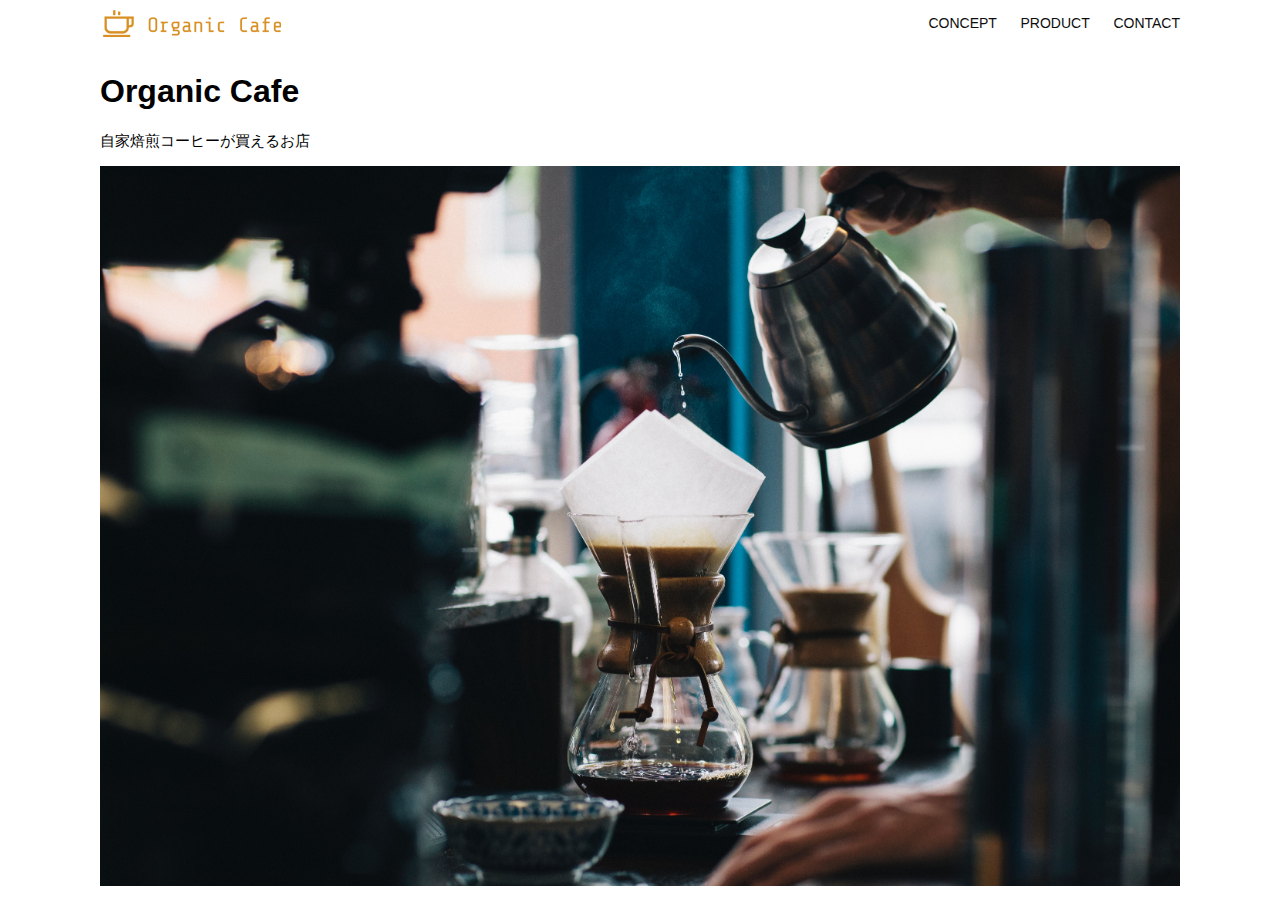
<file: kadai_013/index.html>
<!DOCTYPE html>
<html>
  <head>
    <title>Organic Cafe</title>
    <meta charset="UTF-8" />
    <meta
      name="description"
      content="自家焙煎のコーヒーがお家で楽しめるOrganic Cafe"
    />
    <meta name="viewport" content="width=device-width, initial-scale=1.0" />
    <link rel="stylesheet" href="style.css" />
  </head>
  <body>
    <!-- ヘッダー -->
    <header>
      <!-- ロゴ -->
      <a href="index.html" id="logo"
        ><img src="images/logo.png" alt="トップページに戻る"
      /></a>

      <!-- PC用ナビゲーション -->
      <nav id="nav-pc">
        <a href="index.html#concept">CONCEPT</a>
        <a href="index.html#product">PRODUCT</a>
        <a href="index.html#contact">CONTACT</a>
      </nav>

      <!-- スマホ用ナビゲーション -->
      <img src="./images/button-menu.png" alt="ナビゲーションを開く" onclick="document.getElementById('nav-sp').style.display = 'block'" id="menu-sp">
      <nav id="nav-sp">
        <img src="./images/button-close.png" alt="ナビゲーションを閉じる" onclick="document.getElementById('nav-sp').style.display = 'none'" id="close">
        <a href="index.html" id="logo-sp" onclick="document.getElementById('nav-sp').style.display = 'none'"><img src="./images/logo-sp.png" alt="トップページに戻る"></a>
        <a href="index.html#concept" class="menu" onclick="document.getElementById('nav-sp').style.display = 'none'">CONCEPT</a>
        <a href="index.html#product" class="menu" onclick="document.getElementById('nav-sp').style.display = 'none'">PRODUCT</a>
        <a href="index.html#contact" class="menu" onclick="document.getElementById('nav-sp').style.display = 'none'">CONTACT</a>
      </nav>
    </header>
    <main>
      <article>
        <!-- メインビジュアル -->
        <section id="main-visual">
          <div id="main-message">
            <h1>Organic Cafe</h1>
            <p>自家焙煎コーヒーが買えるお店</p>
          </div>
          <img
            src="images/main-image.jpg"
            alt="コーヒーをハンドドリップで淹れる画像"
          />
        </section>
      </article>
    </main>
  </body>
</html>
</file>
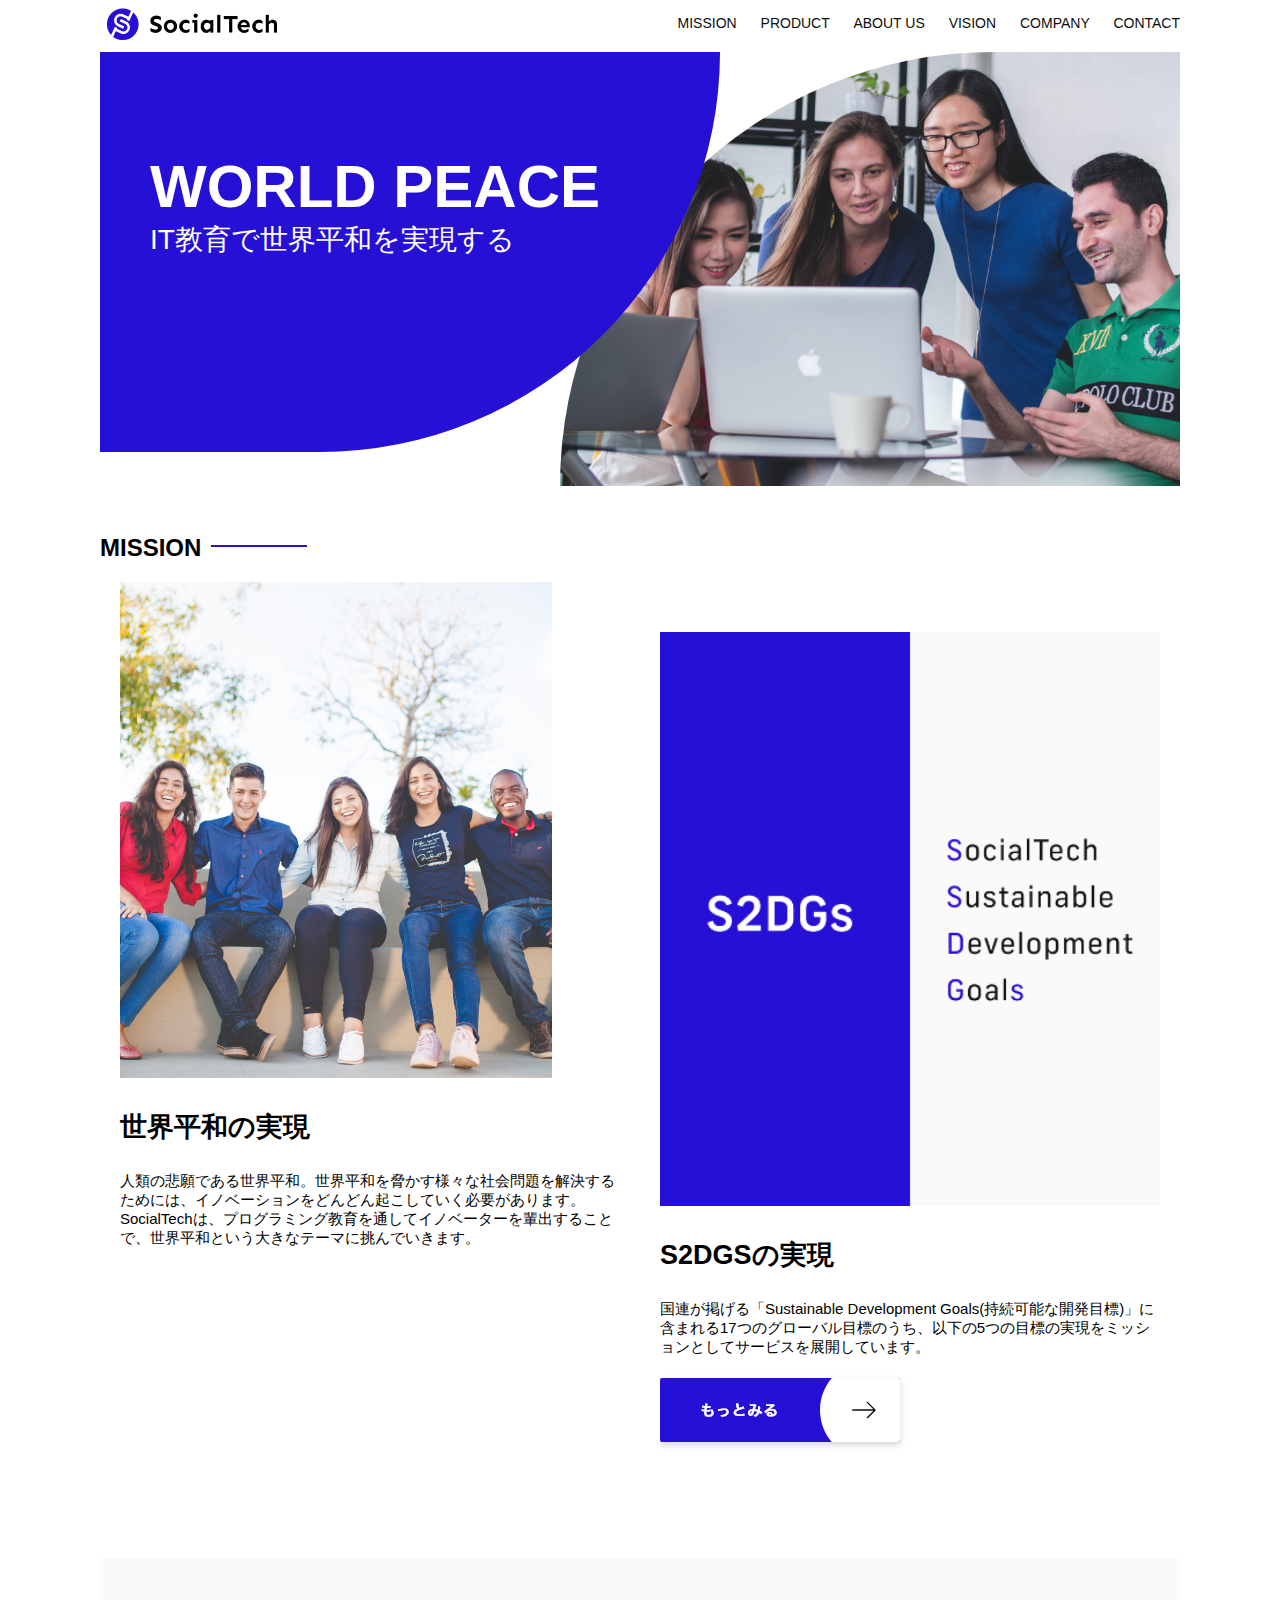
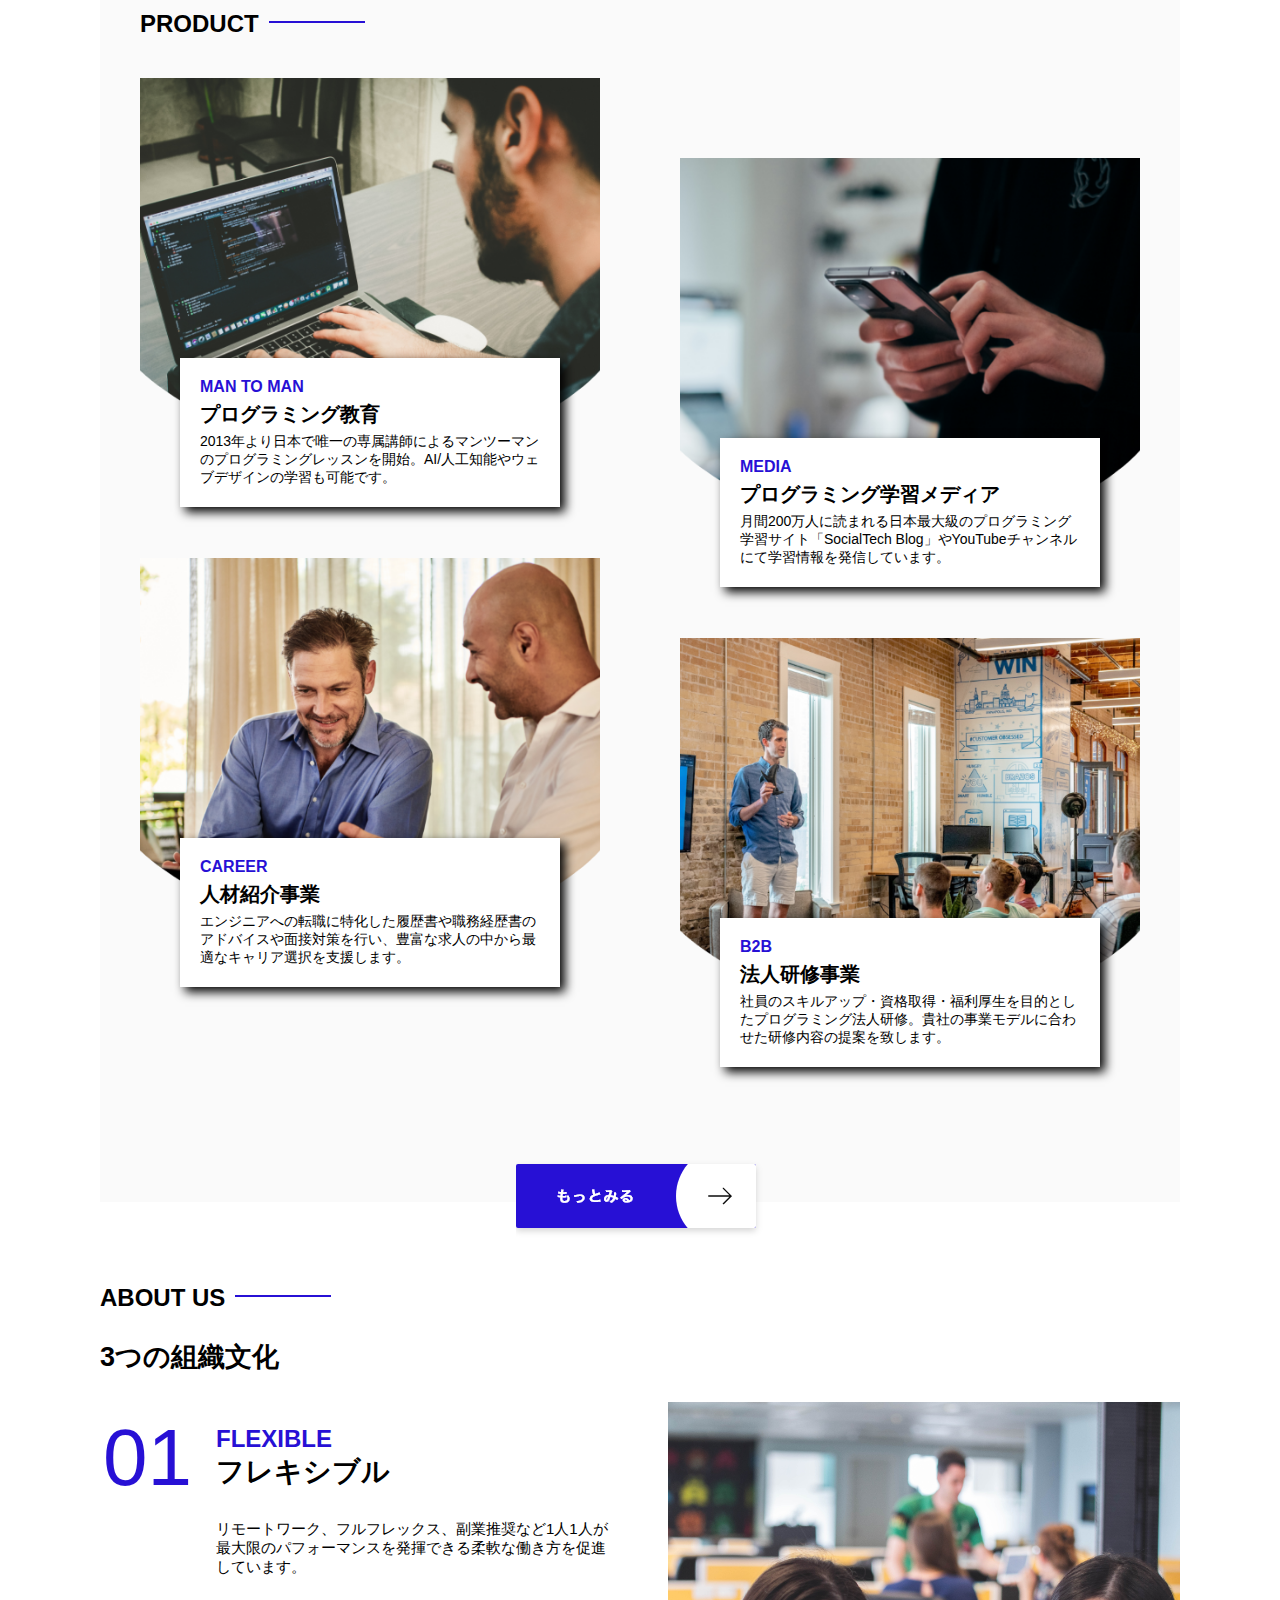
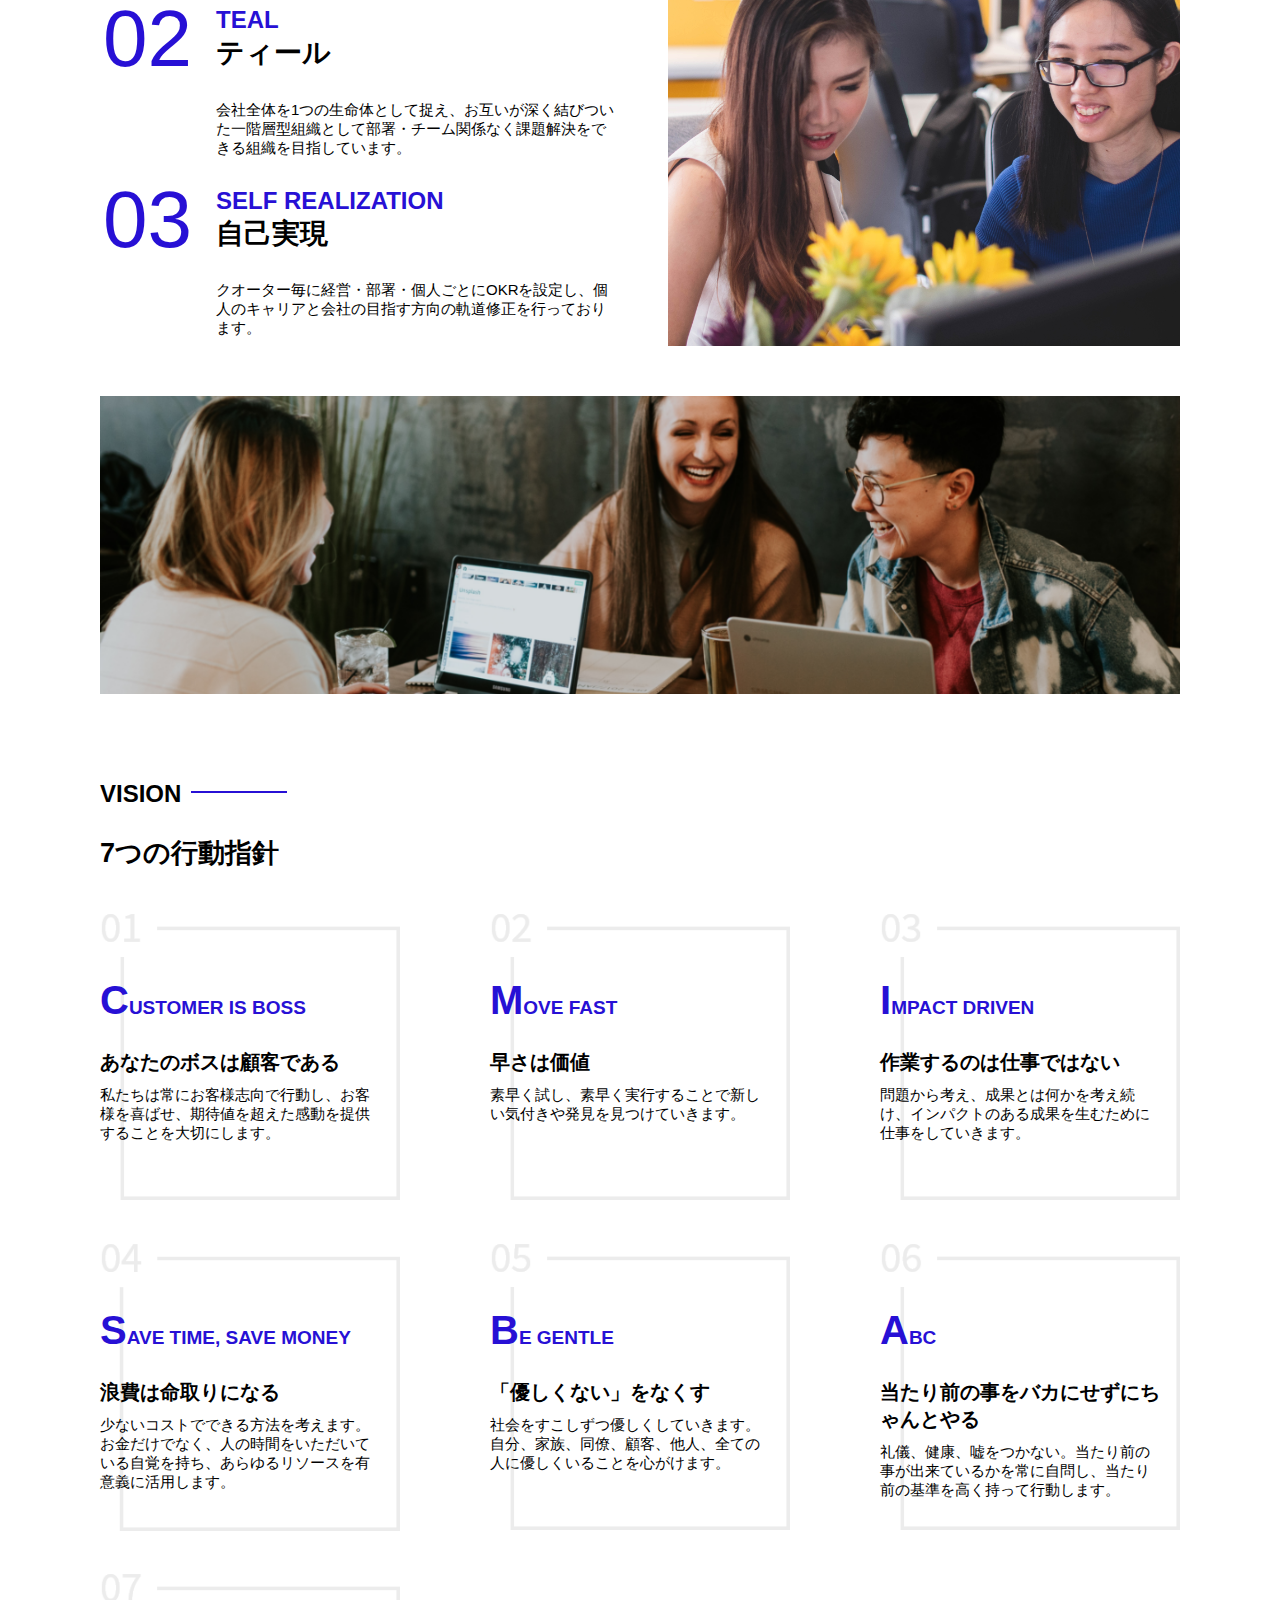
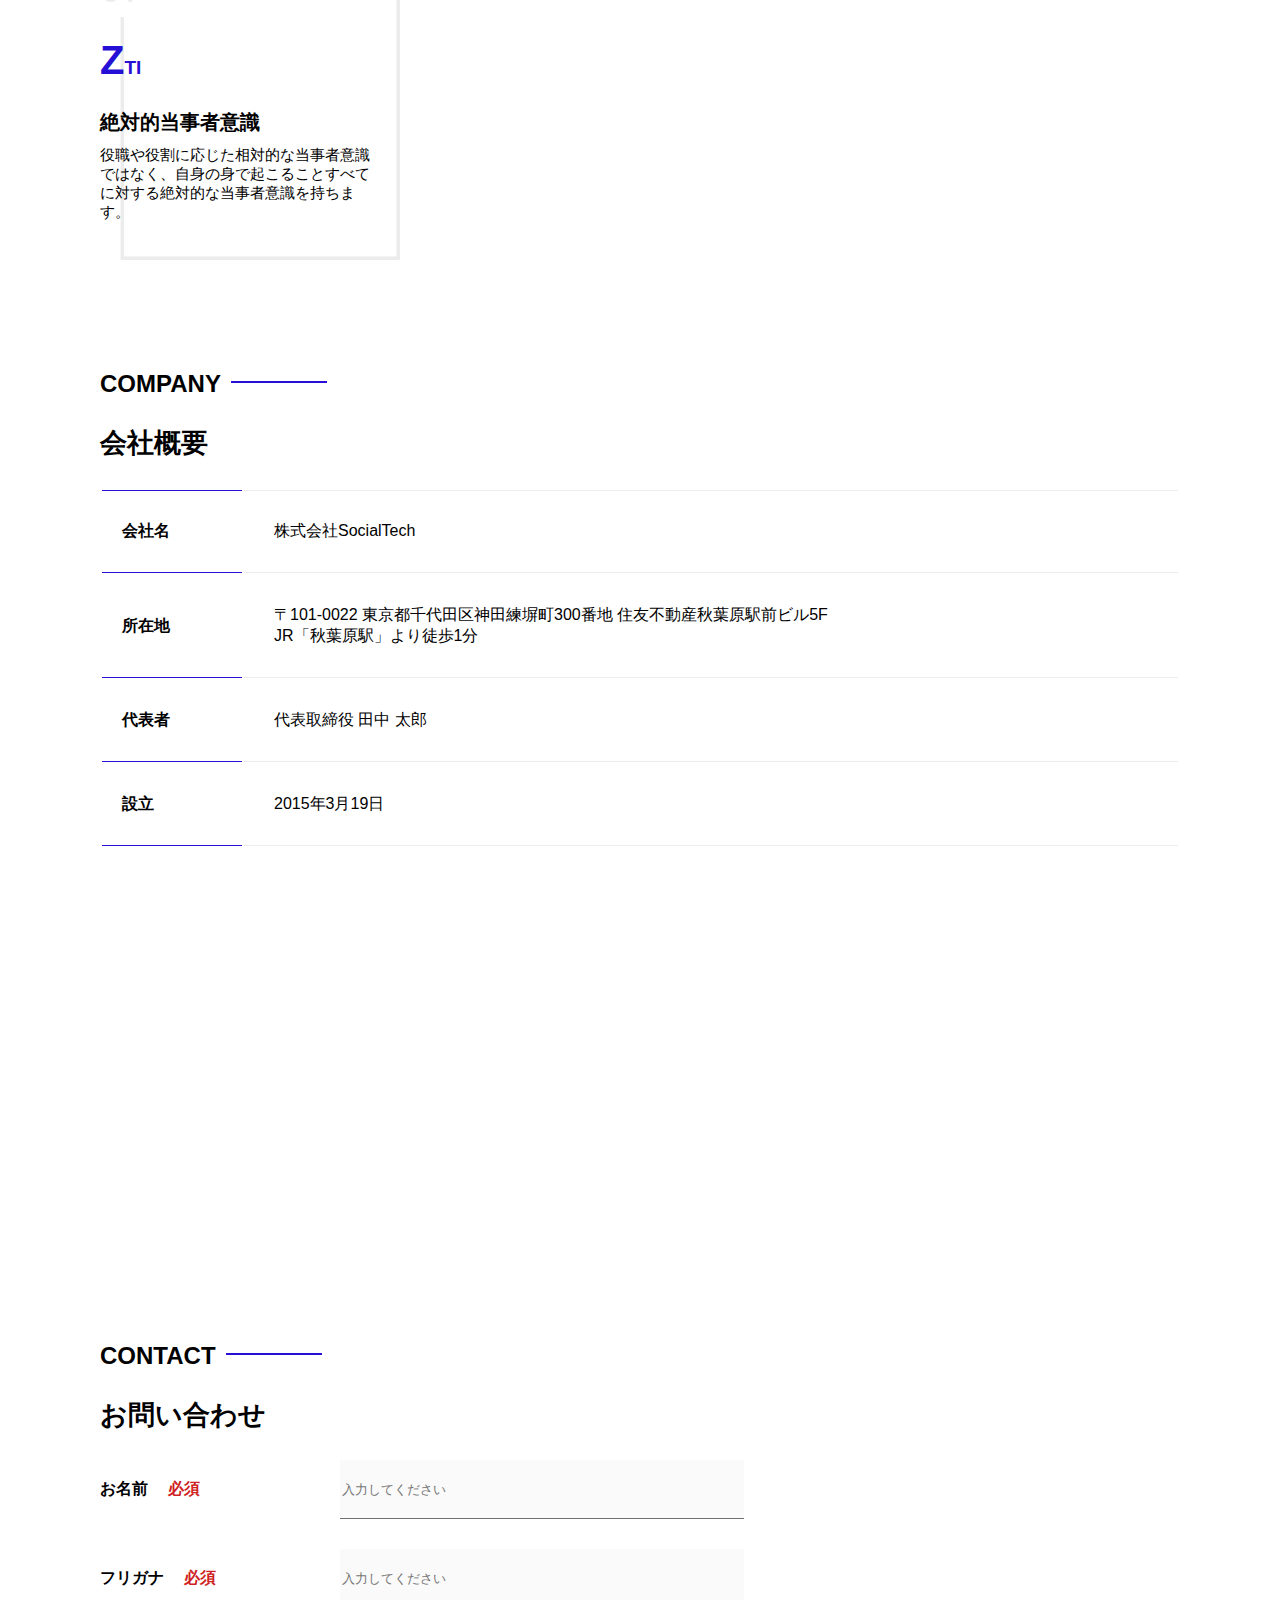
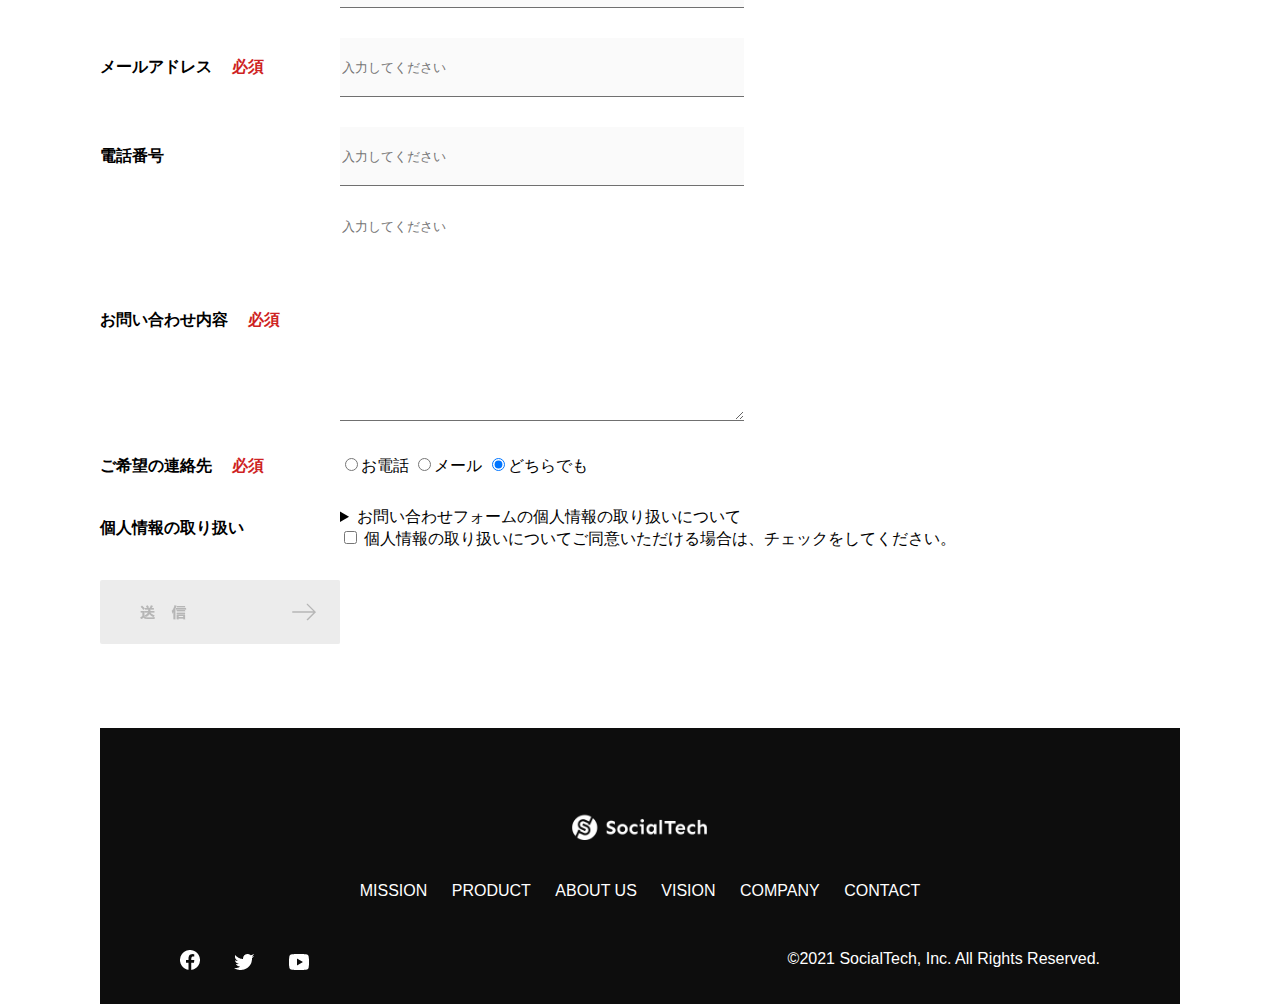
<file: kadai_tutorial_output/index.html>
<!DOCTYPE html>
<html lang="ja">
<head>
    <meta charset="UTF-8">
    <meta name="description" content="SocialTechはEdTech業界のリーディングカンパニーを目指します。">
    <meta name="viewport" content="width=device-width, initial-scale=1.0">
    <title>SocialTech</title>
    <link rel="stylesheet" href="style.css">
</head>
<body>
    <!-- ヘッダー -->
    <header>
        <!-- ロゴ -->
        <a href="index.html" id="logo"><img src="images/logo.png" alt="トップページに戻る"></a>

        <!-- PCナビゲーション -->
        <nav id="nav-pc">
            <a href="mission.html">MISSION</a>
            <a href="product.html">PRODUCT</a>
            <!-- #●●はページ内リンク -->
            <a href="index.html#aboutus">ABOUT US</a>
            <a href="index.html#vision">VISION</a>
            <a href="index.html#company">COMPANY</a>
            <a href="index.html#contact">CONTACT</a>
        </nav>

        <!-- スマホ用メニューボタン -->
        <img id="menu-sp" src="images/button-menu.png" alt="ナビゲーションを開く" onclick="document.getElementById('nav-sp').style.display = 'block'">

             <!-- スマホ用ナビゲーション -->
        <nav id="nav-sp">
            <img id="close" src="images/button-close.png" alt="ナビゲーションを閉じる" onclick="document.getElementById('nav-sp').style.display = 'none'">
            <a id="logo-sp" href="index.html" onclick="document.getElementById('nav-sp').style.display = 'none'"><img
                src="images/logo-sp.png" alt="トップページに戻る"></a>
            <a class="menu" href="mission.html" onclick="document.getElementById('nav-sp').style.display = 'none'">MISSION</a>
            <a class="menu" href="product.html" onclick="document.getElementById('nav-sp').style.display = 'none'">PRODUCT</a>
            <a class="menu" href="index.html#aboutus" onclick="document.getElementById('nav-sp').style.display = 'none'">ABOUT
            US</a>
            <a class="menu" href="index.html#vision"
            onclick="document.getElementById('nav-sp').style.display = 'none'">VISION</a>
            <a class="menu" href="index.html#company"
            onclick="document.getElementById('nav-sp').style.display = 'none'">COMPANY</a>
            <a class="menu" href="index.html#contact"
            onclick="document.getElementById('nav-sp').style.display = 'none'">CONTACT</a>
            <div id="sns">
            <a href="https://www.facebook.com/sejuku2013"><img src="images/button-facebook.png" alt="Facebookのリンク"></a>
            <a href="https://twitter.com/samuraijuku"><img src="images/button-twitter.png" alt="Twitterのリンク"></a>
            <a href="https://www.youtube.com/channel/UCCFOQO5aDK0xXam4cUQXT8g"><img src="images/button-youtube.png" alt="YouTubeのリンク"></a>
            </div>
        </nav>
    </header>

    <main>
        <article>
            <!-- メインビジュアル -->
            <section id="main-visual">
                <div id="main-message">
                    <h1>WORLD PEACE</h1>
                    <p>IT教育で世界平和を実現する</p>
                </div>
                <img src="./images/index/index-main.png" alt="PCの周りに集まる多国籍の仲間たち">
            </section>

            <!-- ミッション -->
            <section id="mission">
                <h2 class="index-h2">MISSION</h2>
                <div id="mission-flex">
                    <div>
                        <img src="./images/index/index-mission.png" alt="屋外のベンチで写真を撮影する多国籍の仲間たち" id="mission-fhoto">
                        <h3>世界平和の実現</h3>
                        <p>人類の悲願である世界平和。世界平和を脅かす様々な社会問題を解決するためには、イノベーションをどんどん起こしていく必要があります。SocialTechは、プログラミング教育を通してイノベーターを輩出することで、世界平和という大きなテーマに挑んでいきます。</p>
                    </div>
                    <div>
                        <img src="./images/index/s2dgs.png" alt="S2DGS" id="s2dgs">
                        <h3>S2DGSの実現</h3>
                        <p>国連が掲げる「Sustainable Development Goals(持続可能な開発目標)」に含まれる17つのグローバル目標のうち、以下の5つの目標の実現をミッションとしてサービスを展開しています。</p>
                        <a href="mission.html">
                            <img src="./images/button-more.png" alt="もっとみる">
                        </a>
                    </div>
                </div>
            </section>

            <!-- プロダクト -->
            <section id="product">
                <h2 class="index-h2">PRODUCT</h2>
                <div>
                     <div id="product-left">
                        <div>
                            <img src="./images/index/index-mantoman.png" alt="PCでコードを書く男性" class="product-photo">
                            <div class="product-explain">
                                <span>MAN TO MAN</span>
                                <h3>プログラミング教育</h3>
                                <p>2013年より日本で唯一の専属講師によるマンツーマンのプログラミングレッスンを開始。AI/人工知能やウェブデザインの学習も可能です。</p>
                            </div>
                        </div>
                        <div>
                            <img src="./images/index/index-career.png" alt="笑顔で話し合う2人の男性" class="product-photo">
                            <div class="product-explain">
                                <span>CAREER</span>
                                <h3>人材紹介事業</h3>
                                <p>エンジニアへの転職に特化した履歴書や職務経歴書のアドバイスや面接対策を行い、豊富な求人の中から最適なキャリア選択を支援します。</p>
                            </div>
                        </div>
                     </div>
                     <div id="product-right">
                        <div>
                            <img src="./images/index/index-media.png" alt="スマートフォンを操作する人" class="product-photo">
                            <div class="product-explain">
                                <span>MEDIA</span>
                                <h3>プログラミング学習メディア</h3>
                                <p>月間200万人に読まれる日本最大級のプログラミング学習サイト「SocialTech Blog」やYouTubeチャンネルにて学習情報を発信しています。</p>
                            </div>
                        </div>
                        <div>
                            <img src="./images/index/index-b2b.png" alt="講演中の男性とそれを聴く人々" class="product-photo">
                            <div class="product-explain">
                                <span>B2B</span>
                                <h3>法人研修事業</h3>
                                <p>社員のスキルアップ・資格取得・福利厚生を目的としたプログラミング法人研修。貴社の事業モデルに合わせた研修内容の提案を致します。</p>
                            </div>
                        </div>
                     </div>
                </div>
                <div>
                    <a href="product.html" id="product-more">
                        <img src="./images/button-more.png" alt="もっとみる">
                    </a>
                </div>
            </section>

            <!-- ABOUT US -->
            <section id="aboutus">
                <h2 class="index-h2">ABOUT US</h2>
                <h3>3つの組織文化</h3>
                <div>
                    <table class="culture-table">
                        <tr>
                            <td>
                                <span class="culture-num">01</span>
                            </td>
                            <td>
                                <span class="culture-en">FLEXIBLE</span>
                                <span class="culture-jp">フレキシブル</span>
                            </td>
                        </tr>
                        <tr>
                            <td>

                            </td>
                            <td>
                                <p class="culture-description">リモートワーク、フルフレックス、副業推奨など1人1人が最大限のパフォーマンスを発揮できる柔軟な働き方を促進しています。</p>
                            </td>
                        </tr>
                        <tr>
                            <td>
                                <span class="culture-num">02</span>
                            </td>
                            <td>
                                <span class="culture-en">TEAL</span>
                                <span class="culture-jp">ティール</span>
                            </td>
                        </tr>
                        <tr>
                            <td>

                            </td>
                            <td>
                                <p class="culture-description">
                                    会社全体を1つの生命体として捉え、お互いが深く結びついた一階層型組織として部署・チーム関係なく課題解決をできる組織を目指しています。
                                </p>
                            </td>
                        </tr>
                        <tr>
                            <td>
                                <span class="culture-num">03</span>
                            </td>
                            <td>
                                <span class="culture-en">SELF REALIZATION</span>
                                <span class="culture-jp">自己実現</span>
                            </td>
                        </tr>
                        <tr>
                            <td>

                            </td>
                            <td>
                                <p class="culture-description">
                                    クオーター毎に経営・部署・個人ごとにOKRを設定し、個人のキャリアと会社の目指す方向の軌道修正を行っております。
                                </p>
                            </td>
                        </tr>
                    </table>
                    <img src="./images/index/index-aboutus1.png" alt="笑顔で話し合う2人の女性" class="culture-img">
                </div>
                <img src="./images/index/index-aboutus2.png" alt="笑顔で話し合う3人の男女" class="culture-img2">
            </section>

            <!-- VISION -->
            <section id="vision">
                <h2 class="index-h2">VISION</h2>
                <h3>7つの行動指針</h3>
                <div>
                    <div class="vision-box">
                        <img src="./images/index/vision-01.png" alt="01">
                        <span>
                            <h4>CUSTOMER IS BOSS</h4>
                            <h5>あなたのボスは顧客である</h5>
                            <p>私たちは常にお客様志向で行動し、お客様を喜ばせ、期待値を超えた感動を提供することを大切にします。</p>
                        </span>
                    </div>
                    <div class="vision-box">
                        <img src="./images/index/vision-02.png" alt="02">
                        <span>
                            <h4>MOVE FAST</h4>
                            <h5>早さは価値</h5>
                            <p>素早く試し、素早く実行することで新しい気付きや発見を見つけていきます。</p>
                        </span>
                    </div>
                    <div class="vision-box">
                        <img src="./images/index/vision-03.png" alt="03">
                        <span>
                            <h4>IMPACT DRIVEN</h4>
                            <h5>作業するのは仕事ではない</h5>
                            <p>問題から考え、成果とは何かを考え続け、インパクトのある成果を生むために仕事をしていきます。</p>
                        </span>
                    </div>
                    <div class="vision-box">
                        <img src="./images/index/vision-04.png" alt="04">
                        <span>
                            <h4>SAVE TIME, SAVE MONEY</h4>
                            <h5>浪費は命取りになる</h5>
                            <p>少ないコストでできる方法を考えます。お金だけでなく、人の時間をいただいている自覚を持ち、あらゆるリソースを有意義に活用します。</p>
                        </span>
                    </div>
                    <div class="vision-box">
                        <img src="./images/index/vision-05.png" alt="05">
                        <span>
                            <h4>BE GENTLE</h4>
                            <h5>「優しくない」をなくす</h5>
                            <p>社会をすこしずつ優しくしていきます。自分、家族、同僚、顧客、他人、全ての人に優しくいることを心がけます。</p>
                        </span>
                    </div>
                    <div class="vision-box">
                        <img src="./images/index/vision-06.png" alt="06">
                        <span>
                            <h4>ABC</h4>
                            <h5>当たり前の事をバカにせずにちゃんとやる</h5>
                            <p>礼儀、健康、嘘をつかない。当たり前の事が出来ているかを常に自問し、当たり前の基準を高く持って行動します。</p>
                        </span>
                    </div>
                    <div class="vision-box">
                        <img src="./images/index/vision-07.png" alt="07">
                        <span>
                            <h4>ZTI</h4>
                            <h5>絶対的当事者意識</h5>
                            <p>役職や役割に応じた相対的な当事者意識ではなく、自身の身で起こることすべてに対する絶対的な当事者意識を持ちます。</p>
                        </span>
                    </div>
                </div>
            </section>
    
            <!-- COMPANY -->
            <section id="company">
                <h2 class="index-h2">COMPANY</h2>
                <h3>会社概要</h3>
                <table id="company-table">
                    <tr>
                        <th class="tableheader-first">会社名</th>
                        <td class="cell-first">株式会社SocialTech</td>
                    </tr>
                    <tr>
                        <th class="tableheader">所在地</th>
                        <td class="cell">〒101-0022 東京都千代田区神田練塀町300番地 住友不動産秋葉原駅前ビル5F<br>JR「秋葉原駅」より徒歩1分</td>
                    </tr>
                    <tr>
                        <th class="tableheader">代表者</th>
                        <td class="cell">代表取締役 田中 太郎</td>
                    </tr>
                    <tr>
                        <th class="tableheader">設立</th>
                        <td class="cell">2015年3月19日</td>
                    </tr>
                </table>
                <iframe src="https://www.google.com/maps/embed?pb=!1m18!1m12!1m3!1d3240.0688551336807!2d139.7720776771055!3d35.69992317258124!2m3!1f0!2f0!3f0!3m2!1i1024!2i768!4f13.1!3m3!1m2!1s0x60188fee13660e23%3A0x77137876edf742ac!2z5L2P5Y-L5LiN5YuV55Sj56eL6JGJ5Y6f6aeF5YmN44OT44Or!5e0!3m2!1sja!2sjp!4v1704858013291!5m2!1sja!2sjp"
                style="border:0;" allowfullscreen="" loading="lazy">
              </iframe>
           </section>

           <!-- お問い合わせフォーム -->
           <section id="contact">
            <h2 class="index-h2">CONTACT</h2>
            <h3>お問い合わせ</h3>
            <form>
                <div>
                    <div class="contact-heading">
                        <label class="contact-label">お名前<span class="contact-span">必須</span></label>
                    </div>
                    <div>
                        <input type="text" name="name" placeholder="入力してください" class="contact-textbox">
                    </div>
                </div>
                <div>
                    <div class="contact-heading">
                        <label class="contact-label">フリガナ<span class="contact-span">必須</span></label>
                    </div>
                    <div>
                        <input type="text" name="hurigana" placeholder="入力してください" class="contact-textbox">
                    </div>
                </div>
                <div>
                    <div class="contact-heading">
                        <label class="contact-label">メールアドレス<span class="contact-span">必須</span></label>
                    </div>
                    <div>
                    <input type="text" name="email" placeholder="入力してください" class="contact-textbox">
                    </div>
                </div>
                <div>
                    <div class="contact-heading">
                        <label class="contact-label">電話番号</label>
                    </div>
                    <div>
                        <input type="text" name="tel" placeholder="入力してください" class="contact-textbox">
                    </div>
                </div>
                <div>
                    <div class="contact-heading">
                        <label class="contact-label">お問い合わせ内容<span class="contact-span">必須</span></label>
                    </div>
                    <div>
                        <textarea name="message" placeholder="入力してください" class="contact-textarea"></textarea>
                    </div>
                </div>
                <div>
                    <div class="contact-heading">
                        <label class="contact-label">ご希望の連絡先<span class="contact-span">必須</span></label>
                    </div>
                    <div>
                        <input type="radio" value="tel" name="contact" checked class="radiobutton"><label>お電話</label>
                        <input type="radio" value="mail" name="contact" checked class="radiobutton"><label>メール</label>
                        <input type="radio" value="both" name="contact" checked class="radiobutton"><label>どちらでも</label>
                    </div>
                </div>
                <div>
                    <div class="contact-heading">
                        <label class="contact-label">個人情報の取り扱い</label>
                    </div>
                        <div>
                          <details>
                            <summary>お問い合わせフォームの個人情報の取り扱いについて</summary>
                            <div>
                              <span>１．組織の名称又は氏名</span><br>
                              株式会社SocialTech<br><br>
                              <span>２．個人情報保護管理者（若しくはその代理人）の氏名又は職名、所属及び連絡先
                                鈴木 一郎 コーポレート部</span><br>
                              メールアドレス:samurai@example.com<br>
                              TEL:03-1234-5678<br>
                              <span>３．個人情報の利用目的</span><br>
                              ・本サービス及び本サービスに関連する情報の提供又はそれらに関する連絡のため<br>
                              ・ユーザーの本人確認のため<br>
                              ・当社サービスのご案内のため<br>
                              ・当社の商品等の広告または宣伝（電子メールによるものを含むものとします。）<br><br>
                              <span>４．個人情報の取り扱い業務の委託</span><br>
                              個人情報の取扱業務の全部または一部を外部に業務委託する場合があります。<br>
                              その際、弊社は、個人情報を適切に保護できる管理体制を敷き実行していることを条件として<br>
                              委託先を厳選したうえで、機密保持契約を委託先と締結し、お客様の個人情報を厳密に管理させます。<br><br>
                              <span>５．個人情報の開示等の請求</span><br>
                              お客様は、弊社に対してご自身の個人情報の開示等（利用目的の通知、開示、内容の訂正・追加・削除、利用の停止または消去、第三者への提供の停止）に関して、当社問合わせ窓口に申し出ることができます。<br>
                              その際、弊社はお客様ご本人を確認させていただいたうえで、合理的な期間内に対応いたします。<br><br>
                              なお、個人情報に関する弊社問合わせ先は、次の通りです。<br><br>
                              株式会社SocialTech 個人情報問合せ窓口<br>
                              〒101-0022 東京都千代田区神田練塀町300番地 住友不動産秋葉原駅前ビル5F<br>
                              メールアドレス:samurai@example.com TEL:03-1234-5678<br><br>
                              <span>６．個人情報を提供されることの任意性について</span><br><br>
                              お客様がご自身の個人情報を弊社に提供されるか否かは、お客様のご判断によりますが、もしご提供されない場合には、適切なサービスが提供できない場合がありますので予めご了承ください。
                            </div>
                          </details>
                          <input type="checkbox" name="agree">
                          <span>個人情報の取り扱いについてご同意いただける場合は、チェックをしてください。</span>
                        </div>
                    </div>
                </div>
                <input type="image" src="./images/button-submit.png" alt="送信する">
            </form>
           </section>
         </article>
         <footer>
            <div id="footer-logo">
                <img src="./images/logo-sp.png" alt="SocialTech">
            </div>
            <div id="footer-link">
                <a href="mission.html">MISSION</a>
                <a href="product.html">PRODUCT</a>
                <a href="index.html#aboutus">ABOUT US</a>
                <a href="index.html#vision">VISION</a>
                <a href="index.html#company">COMPANY</a>
                <a href="index.html#contact">CONTACT</a>
            </div>
            <div id="sns-footer">
                <a href="https://www.facebook.com/sejuku2013"><img src="./images/button-facebook.png" alt="Faceboolのリンク"></a>
                <a href="https://twitter.com/samuraijuku"><img src="./images/button-twitter.png" alt="Twitterのリンク"></a>
                <a href="https://www.youtube.com/channel/UCCFOQO5aDK0xXam4cUQXT8g"><img src="./images/button-youtube.png" alt="YouTubeのリンク"></a>
                <span id="copyright">&copy;2021 SocialTech, Inc. All Rights Reserved.</span>
            </div>
         </footer>
       </main>
     </body>
</html>
</file>
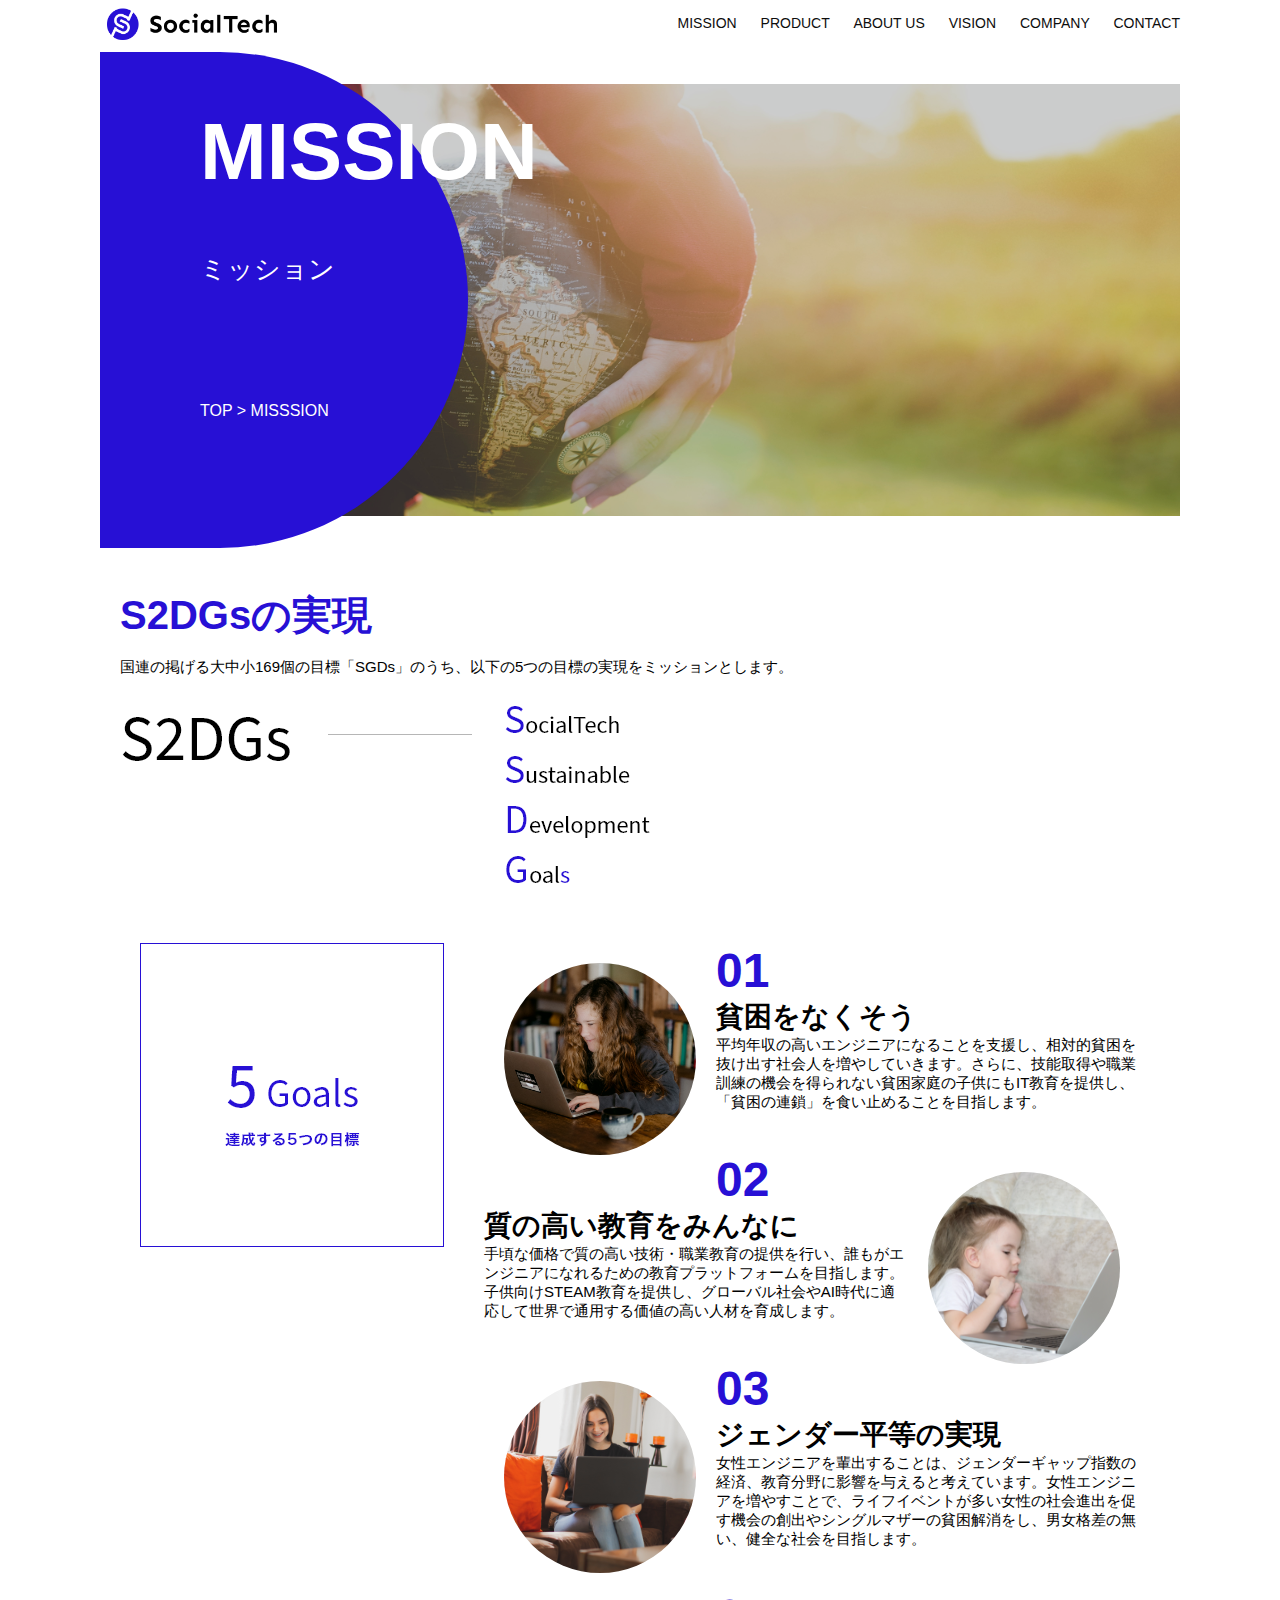
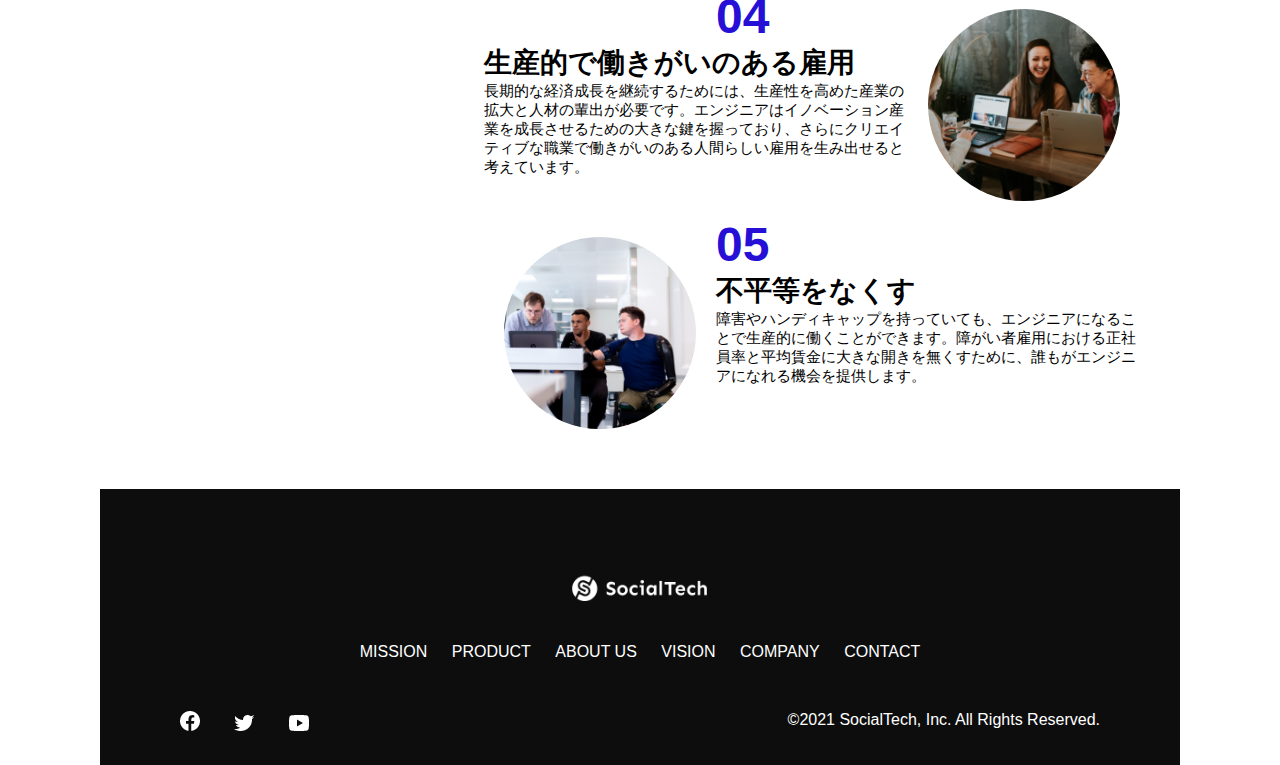
<file: kadai_tutorial_output/mission.html>
<!DOCTYPE html>
<html lang="ja">
    <head>
        <meta charset="UTF-8">
        <meta name="description" content="SocialTechが目指す5つの目標(S2DGs)を紹介します。">
        <meta name="viewport" content="width=device-width, initial-scale=1.0">
        <title>SocialTech - MISSION ミッション-</title>
        <link rel="stylesheet" href="style.css">
    </head>
    <body>
        <!-- ヘッダー -->
        <header>
            <!-- ロゴ -->
            <a href="index.html" id="logo"><img src="images/logo.png" alt="トップページに戻る"></a>

            <!-- PCナビゲーション -->
            <nav id="nav-pc">
                <a href="mission.html">MISSION</a>
                <a href="product.html">PRODUCT</a>
                <!-- #●●はページ内リンク -->
                <a href="index.html#aboutus">ABOUT US</a>
                <a href="index.html#vision">VISION</a>
                <a href="index.html#company">COMPANY</a>
                <a href="index.html#contact">CONTACT</a>
            </nav>

            <!-- スマホ用メニューボタン -->
            <img id="menu-sp" src="images/button-menu.png" alt="ナビゲーションを開く" onclick="document.getElementById('nav-sp').style.display = 'block'">

                <!-- スマホ用ナビゲーション -->
            <nav id="nav-sp">
                <img id="close" src="images/button-close.png" alt="ナビゲーションを閉じる" onclick="document.getElementById('nav-sp').style.display = 'none'">
                <a id="logo-sp" href="index.html" onclick="document.getElementById('nav-sp').style.display = 'none'"><img
                    src="images/logo-sp.png" alt="トップページに戻る"></a>
                <a class="menu" href="mission.html" onclick="document.getElementById('nav-sp').style.display = 'none'">MISSION</a>
                <a class="menu" href="product.html" onclick="document.getElementById('nav-sp').style.display = 'none'">PRODUCT</a>
                <a class="menu" href="index.html#aboutus" onclick="document.getElementById('nav-sp').style.display = 'none'">ABOUT
                US</a>
                <a class="menu" href="index.html#vision"
                onclick="document.getElementById('nav-sp').style.display = 'none'">VISION</a>
                <a class="menu" href="index.html#company"
                onclick="document.getElementById('nav-sp').style.display = 'none'">COMPANY</a>
                <a class="menu" href="index.html#contact"
                onclick="document.getElementById('nav-sp').style.display = 'none'">CONTACT</a>
                <div id="sns">
                <a href="https://www.facebook.com/sejuku2013"><img src="images/button-facebook.png" alt="Facebookのリンク"></a>
                <a href="https://twitter.com/samuraijuku"><img src="images/button-twitter.png" alt="Twitterのリンク"></a>
                <a href="https://www.youtube.com/channel/UCCFOQO5aDK0xXam4cUQXT8g"><img src="images/button-youtube.png" alt="YouTubeのリンク"></a>
                </div>
            </nav>
        </header>
        <main>
            <article>
                <section id="mission-main">
                    <div id="mission-title">
                        <h1>MISSION</h1>
                        <span>ミッション</span>
                        <div>TOP > MISSSION</div>
                    </div>
                </section>
                
                <section id="mission-s2dgs">
                    <h2 class="mission-h2">S2DGsの実現</h2>
                    <p>国連の掲げる大中小169個の目標「SGDs」のうち、以下の5つの目標の実現をミッションとします。</p>
                    <img src="./images/mission/mission-s2dgs.png" alt="S2DGs">
                </section>

                <section id="mission-5goals">
                    <div>
                        <img src="./images/mission/mission-5goals.png" alt="5Goals" id="s2dgs-image">
                    </div>
                    <div>
                        <div>
                            <img src="./images/mission/mission-5goals01.png" alt="PCを操作する女の子" class="fivegoals-image-left">
                            <span class="fivegoals-number">01</span>
                            <h3 class="fivegoals-h3">貧困をなくそう</h3>
                            <p class="fivegoals-p">
                                平均年収の高いエンジニアになることを支援し、相対的貧困を抜け出す社会人を増やしていきます。さらに、技能取得や職業訓練の機会を得られない貧困家庭の子供にもIT教育を提供し、「貧困の連鎖」を食い止めることを目指します。
                            </p>
                        </div>

                        <div>
                            <img src="./images/mission/mission-5goals02.png" alt="PCを見つめる小さい女の子" class="fivegoals-image-right">
                            <span class="fivegoals-number">02</span>
                            <h3 class="fivegoals-h3">質の高い教育をみんなに</h3>
                            <p class="fivegoals-p">
                                手頃な価格で質の高い技術・職業教育の提供を行い、誰もがエンジニアになれるための教育プラットフォームを目指します。子供向けSTEAM教育を提供し、グローバル社会やAI時代に適応して世界で通用する価値の高い人材を育成します。
                            </p>
                        </div>
                        <div>
                            <img src="./images/mission/mission-5goals03.png" alt="PCを操作する女性" class="fivegoals-image-left">
                            <span class="fivegoals-number">03</span>
                            <h3 class="fivegoals-h3">ジェンダー平等の実現</h3>
                            <p class="fivegoals-p">
                                女性エンジニアを輩出することは、ジェンダーギャップ指数の経済、教育分野に影響を与えると考えています。女性エンジニアを増やすことで、ライフイベントが多い女性の社会進出を促す機会の創出やシングルマザーの貧困解消をし、男女格差の無い、健全な社会を目指します。
                            </p>
                        </div>

                        <div>
                            <img src="./images/mission/mission-5goals04.png" alt="笑顔で話し合う3人の男女" class="fivegoals-image-right">
                            <span class="fivegoals-number">04</span>
                            <h3 class="fivegoals-h3">生産的で働きがいのある雇用</h3>
                            <p class="fivegoals-p">
                                長期的な経済成長を継続するためには、生産性を高めた産業の拡大と人材の輩出が必要です。エンジニアはイノベーション産業を成長させるための大きな鍵を握っており、さらにクリエイティブな職業で働きがいのある人間らしい雇用を生み出せると考えています。
                            </p>
                        </div>

                        <div>
                            <img src="./images/mission/mission-5goals05.png" alt="障害を持つ男性が生き生きと働く様子" class="fivegoals-image-left">
                            <span class="fivegoals-number">05</span>
                            <h3 class="fivegoals-h3">不平等をなくす</h3>
                            <p class="fivegoals-p">
                                障害やハンディキャップを持っていても、エンジニアになることで生産的に働くことができます。障がい者雇用における正社員率と平均賃金に大きな開きを無くすために、誰もがエンジニアになれる機会を提供します。
                            </p>

                            
                        </div>
                    </div>
                </section>
            </article>
            <footer>
                <div id="footer-logo">
                    <img src="./images/logo-sp.png" alt="SocialTech">
                </div>
                <div id="footer-link">
                    <a href="mission.html">MISSION</a>
                    <a href="product.html">PRODUCT</a>
                    <a href="index.html#aboutus">ABOUT US</a>
                    <a href="index.html#vision">VISION</a>
                    <a href="index.html#company">COMPANY</a>
                    <a href="index.html#contact">CONTACT</a>
                </div>
                <div id="sns-footer">
                    <a href="https://www.facebook.com/sejuku2013"><img src="./images/button-facebook.png" alt="Faceboolのリンク"></a>
                    <a href="https://twitter.com/samuraijuku"><img src="./images/button-twitter.png" alt="Twitterのリンク"></a>
                    <a href="https://www.youtube.com/channel/UCCFOQO5aDK0xXam4cUQXT8g"><img src="./images/button-youtube.png" alt="YouTubeのリンク"></a>
                    <span id="copyright">&copy;2021 SocialTech, Inc. All Rights Reserved.</span>
                </div>
            </footer>
        </main>
    </body>
</html>
</file>
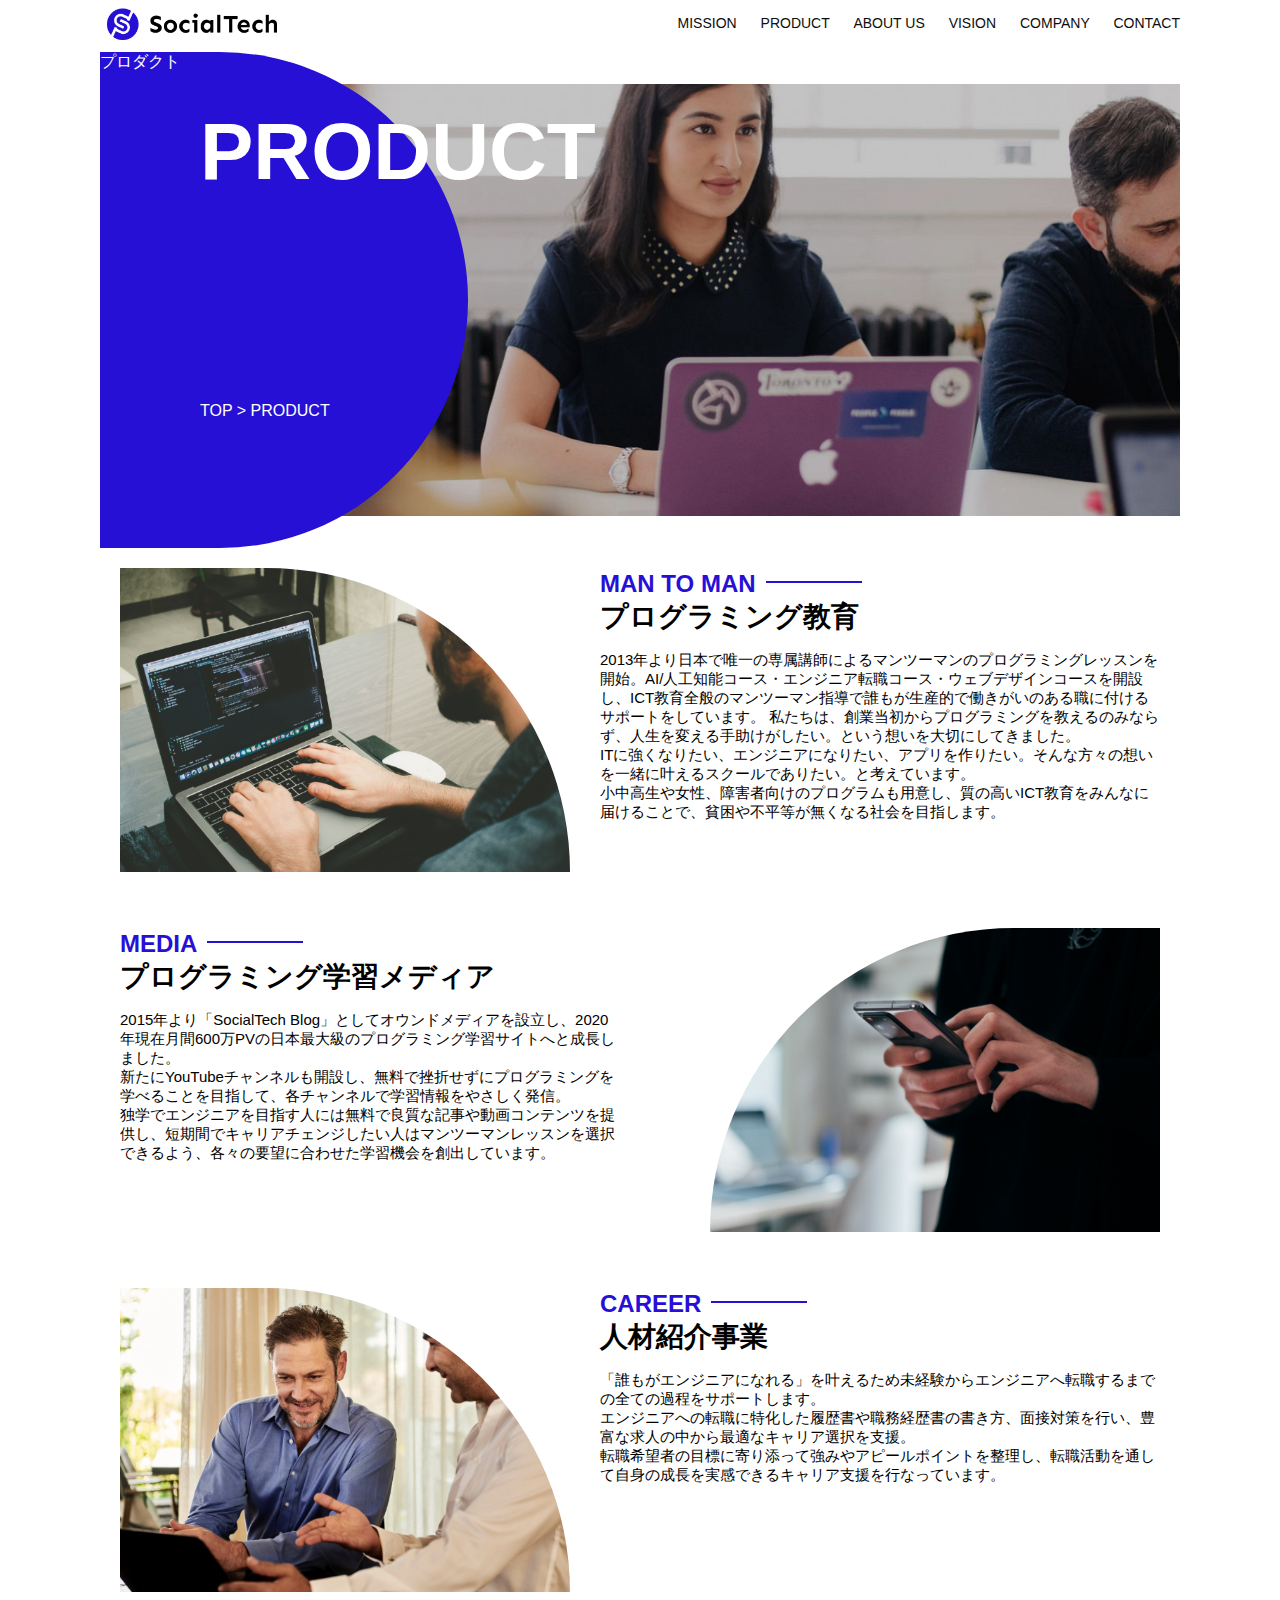
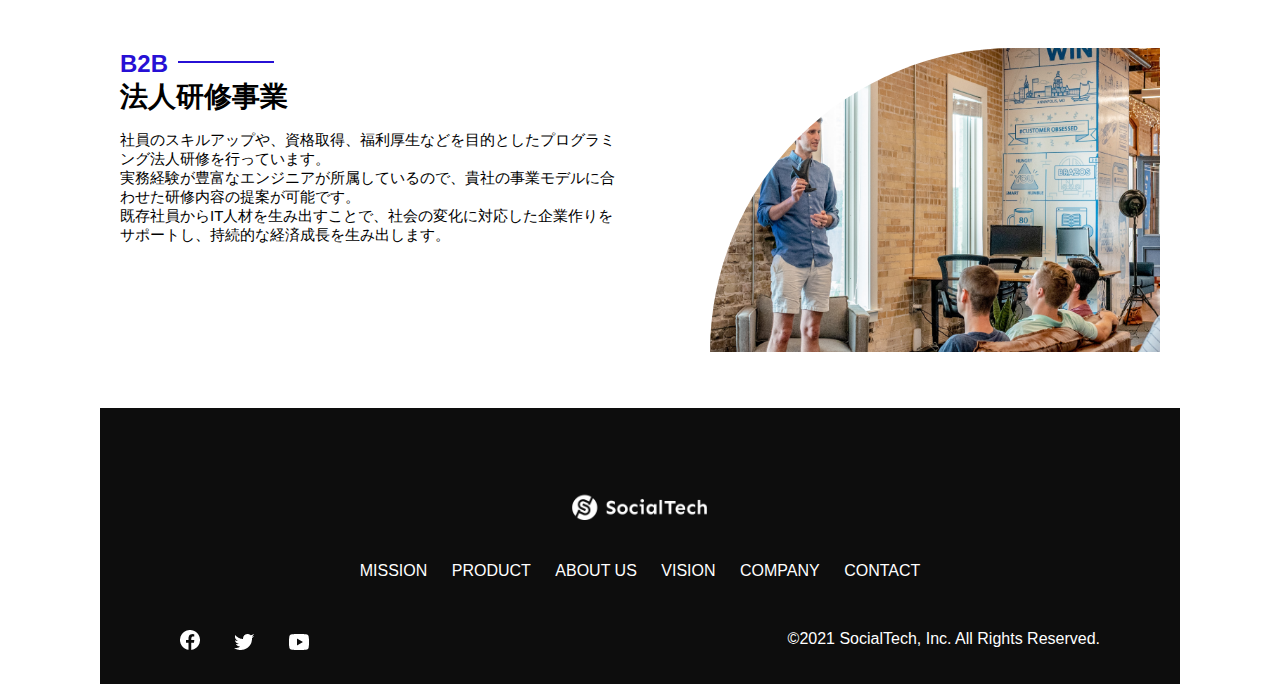
<file: kadai_tutorial_output/product.html>
<!DOCTYPE html>
<html>
<head>
  <title>SocialTech - PRODUCT プロダクト-</title>
  <meta charset="UTF-8">
  <meta name="description" content="SocialTechの4つのプロダクトを紹介します。">
  <meta name="viewport" content="width=device-width, initial-scale=1.0">
  <link rel="stylesheet" href="style.css">
</head>

<body>
  <!-- ヘッダー -->
  <header>
    <!-- ロゴ -->
    <a href="index.html" id="logo"><img src="images/logo.png" alt="トップページに戻る"></a>

    <!-- PC用ナビゲーション -->
    <nav id="nav-pc">
      <a href="mission.html">MISSION</a>
      <a href="product.html">PRODUCT</a>
      <a href="index.html#aboutus">ABOUT US</a>
      <a href="index.html#vision">VISION</a>
      <a href="index.html#company">COMPANY</a>
      <a href="index.html#contact">CONTACT</a>
    </nav>

    <!-- スマホ用メニューボタン -->
    <img id="menu-sp" src="images/button-menu.png" alt="ナビゲーションを開く" onclick="document.getElementById('nav-sp').style.display = 'block'">

    <!-- スマホ用ナビゲーション -->
    <nav id="nav-sp">
      <img id="close" src="images/button-close.png" alt="ナビゲーションを閉じる" onclick="document.getElementById('nav-sp').style.display = 'none'">
      <a id="logo-sp" href="index.html" onclick="document.getElementById('nav-sp').style.display = 'none'"><img
          src="images/logo-sp.png" alt="トップページに戻る"></a>
      <a class="menu" href="mission.html" onclick="document.getElementById('nav-sp').style.display = 'none'">MISSION</a>
      <a class="menu" href="product.html" onclick="document.getElementById('nav-sp').style.display = 'none'">PRODUCT</a>
      <a class="menu" href="index.html#aboutus" onclick="document.getElementById('nav-sp').style.display = 'none'">ABOUT
        US</a>
      <a class="menu" href="index.html#vision"
        onclick="document.getElementById('nav-sp').style.display = 'none'">VISION</a>
      <a class="menu" href="index.html#company"
        onclick="document.getElementById('nav-sp').style.display = 'none'">COMPANY</a>
      <a class="menu" href="index.html#contact"
        onclick="document.getElementById('nav-sp').style.display = 'none'">CONTACT</a>
      <div id="sns">
        <a href="https://www.facebook.com/sejuku2013"><img src="images/button-facebook.png" alt="Facebookのリンク"></a>
        <a href="https://twitter.com/samuraijuku"><img src="images/button-twitter.png" alt="Twitterのリンク"></a>
        <a href="https://www.youtube.com/channel/UCCFOQO5aDK0xXam4cUQXT8g"><img src="images/button-youtube.png" alt="YouTubeのリンク"></a>
      </div>
    </nav>
  </header>
  <main>
    <article>
        <section id="product-main">
            <div id="product-title">
                <h1>PRODUCT</h1>
                <span>プロダクト</span>
                <div>TOP > PRODUCT</div>
            </div>
        </section>
        
        <section class="product-section1">
            <img src="./images/product/product-mantoman.png" alt="PCでコードを書く男性">
                <div>
                    <h2 class="product-h2">MAN TO MAN</h2>
                    <h3 class="product-h3">プログラミング教育</h3>
                    <p>
                        2013年より日本で唯一の専属講師によるマンツーマンのプログラミングレッスンを開始。AI/人工知能コース・エンジニア転職コース・ウェブデザインコースを開設し、ICT教育全般のマンツーマン指導で誰もが生産的で働きがいのある職に付けるサポートをしています。
                        私たちは、創業当初からプログラミングを教えるのみならず、人生を変える手助けがしたい。という想いを大切にしてきました。<br>ITに強くなりたい、エンジニアになりたい、アプリを作りたい。そんな方々の想いを一緒に叶えるスクールでありたい。と考えています。<br>小中高生や女性、障害者向けのプログラムも用意し、質の高いICT教育をみんなに届けることで、貧困や不平等が無くなる社会を目指します。
                    </p>
                </div>
        </section>
        <section class="product-section2">
            <div>
                <h2 class="product-h2">MEDIA</h2>
                <h3 class="product-h3">プログラミング学習メディア</h3>
                <p>
                    2015年より「SocialTech Blog」としてオウンドメディアを設立し、2020年現在月間600万PVの日本最大級のプログラミング学習サイトへと成長しました。<br>新たにYouTubeチャンネルも開設し、無料で挫折せずにプログラミングを学べることを目指して、各チャンネルで学習情報をやさしく発信。<br>独学でエンジニアを目指す人には無料で良質な記事や動画コンテンツを提供し、短期間でキャリアチェンジしたい人はマンツーマンレッスンを選択できるよう、各々の要望に合わせた学習機会を創出しています。
                </p>
            </div>
            <img src="./images/product/product-media.png" alt="スマートフォンを操作する人">
        </section>
        <section class="product-section1">
            <img src="./images/product/product-career.png" alt="笑顔で話し合う2人の男性">
            <div>
                <h2 class="product-h2">CAREER</h2>
                <h3 class="product-h3">人材紹介事業</h3>
                <p>
                    「誰もがエンジニアになれる」を叶えるため未経験からエンジニアへ転職するまでの全ての過程をサポートします。<br>エンジニアへの転職に特化した履歴書や職務経歴書の書き方、面接対策を行い、豊富な求人の中から最適なキャリア選択を支援。<br>転職希望者の目標に寄り添って強みやアピールポイントを整理し、転職活動を通して自身の成長を実感できるキャリア支援を行なっています。
                </p>
            </div>
        </section>
        <section class="product-section2">
            <div>
                <h2 class="product-h2">B2B</h2>
                <h3 class="product-h3">法人研修事業</h3>
                <p>
                    社員のスキルアップや、資格取得、福利厚生などを目的としたプログラミング法人研修を行っています。<br>実務経験が豊富なエンジニアが所属しているので、貴社の事業モデルに合わせた研修内容の提案が可能です。<br>既存社員からIT人材を生み出すことで、社会の変化に対応した企業作りをサポートし、持続的な経済成長を生み出します。
                </p>
            </div>
            <img src="./images/product/product-b2b.png" alt="講演中の男性とそれを聴く人々">
        </section>
    </article>
    <footer>
      <div id="footer-logo">
        <img src="images/logo-sp.png" alt="SocialTech">
      </div>
      <div id="footer-link">
        <a href="mission.html">MISSION</a>
        <a href="product.html">PRODUCT</a>
        <a href="index.html#aboutus">ABOUT US</a>
        <a href="index.html#vision">VISION</a>
        <a href="index.html#company">COMPANY</a>
        <a href="index.html#contact">CONTACT</a>
      </div>
      <div id="sns-footer">
        <a href="https://www.facebook.com/sejuku2013"><img src="images/button-facebook.png" alt="Facebookのリンク"></a>
        <a href="https://twitter.com/samuraijuku"><img src="images/button-twitter.png" alt="Twitterのリンク"></a>
        <a href="https://www.youtube.com/channel/UCCFOQO5aDK0xXam4cUQXT8g"><img src="images/button-youtube.png" alt="YouTubeのリンク"></a>
        <span id="copyright">&copy;2021 SocialTech, Inc. All Rights Reserved. </span>
      </div>
    </footer>
  </main>
</body>

</html>
</file>
<file: kadai_013/style.css>
/* PC、スマホ共通スタイル */
body {
  font-family: "Source Sans Pro", "Hiragino Kaku Gothic ProN", Meiryo, Arial,
    sans-serif;
}

p {
  font-size: 15px;
}

#main-visual>img {
  width: 100%;
}

/*================
PC用のスタイル 
=================*/
@media screen and (min-width: 768px) {
  /* 横幅設定 */
  body {
    max-width: 1080px;
    min-width: 960px;
    margin: 0 auto 0 auto;
  }

  /* ヘッダー */
  header {
    display: flex;
    justify-content: space-between;
  }

  /* ナビゲーションのレイアウト */
  #nav-pc {
    text-align: right;
    font-size: 14px;
    padding-top: 15px;
  }

  /* ナビゲーションのリンクの装飾設定 */
  #nav-pc>a {
    text-decoration: none;
    margin-left: 20px;
  }

  #nav-pc>a:link {
    color: #0d0d0d;
  }

  #nav-pc>a:visited {
    color: #0d0d0d;
  }

  #nav-pc>a:hover {
    color: #0d0d0d;
    text-decoration: underline;
  }

  #nav-pc>a:active {
    color: #0d0d0d;
  }

  #menu-sp {
    display: none;
  }

  #nav-sp {
    display: none;
  }
}

/* スマホ用ナビ */
@media screen and (max-width: 767px) {
  body{
    min-width: 375px;
    margin: 0;
  }

  #nav-pc {
    display: none;
  }

  #menu-sp {
    float: right;
    padding: 0;
  }

  #nav-sp {
    background-color: #ce933e;
    position: absolute;
    left: 0;
    top: 0;
    height: 100%;
    width: 100%;
    display: none;
    z-index: 100;
  }

  #close {
    position: absolute;
    top: 20px;
    right: 20px;
  }

  #logo-sp {
    margin: 80px 0 30px 20px;
  }

  #nav-sp > a {
    display: block;
  }

  #nav-sp > a:link {
    color: #ffffff;
  }
  
  #nav-sp > a:visited {
    color: #ffffff;
  }
  
  #nav-sp > a:hover {
    color: #ffffff;
    text-decoration: underline;
  }
  
  #nav-sp > a:active {
    color: #ffffff;
  }
  
  #nav-sp > .menu {
    text-decoration: none;
    display: block;
    margin: 0 20px 0 20px;
    height: 44px;
    font-size: 16px;
    background-image: url("./images/arrow.png");
    background-repeat: no-repeat;
    background-position: right top;
  }
}
</file>
<file: kadai_tutorial_output/style.css>
/* PC,スマホ共通スタイル */
body {
    font-family: "Source Sans Pro", "Hiragino Kaku Gothic ProN", Meiryo, Arial, sans-serif;
}

p {
    font-size: 15px;
}

.arrow-right {
    /* 横幅設定 */	color: #2710d5;
}
    body {	
        #submit {
            max-width: 1080px;	margin-top: 50px;
        }
    }

/* pc用のスタイル */
@media screen and (min-width: 768px) {

    /* 横幅設定 */
    body {
        max-width: 1080px;
        min-width: 900px;
        margin: 0 auto 0 auto;
    }

    /* ヘッダー */
    header {
        display: flex;
        justify-content: space-between
        ;
    }

    /* ナビゲーションのレイアウト */
    #nav-pc {
        font-size: 14px;
        padding-top: 15px;
    }

    /* ナビゲーションリンクの装飾設定 */
    #nav-pc > a {
        text-decoration: none;
        margin-left: 20px;
    }

    #nav-pc > a:link {
        color: #0d0d0d;
    }

    #nav-pc > a:visited {
        color: #0d0d0d;
    }

    #nav-pc > a:hover {
        color: #0d0d0d;
        text-decoration: underline;
    }

    #nav-pc > a:active {
        color: #0d0d0d;
    }

    /* スマホ用ナビを非表示 */
    #nav-sp, #menu-sp {
        display: none;
    }

    /* メインビジュアル */
    #main-visual {
        position: relative;
        height: 400px;
    }

    #main-message {
        position: absolute;
        top: 0;
        left: 0;
        background-color: #2710d5;
        color: #ffffff;
        border-radius: 0 0 476px 0;
        max-width: 620px;
        height: 100%;
        width: 100%;
        z-index: 11;
    }

    #main-message >h1 {
        font-size: 60px;
        font-weight: bold;
        margin: 100px 0 0 50px;
    }

    #main-message >p {
        font-size: 28px;
        margin: 0 0 0 50px;
    }

    #main-visual >img {
        max-width: 620px;
        border-radius: 476px 0 0 0;
        position: absolute;
        top: 0;
        right: 0;
        z-index: 10;
    }

    /* 見出し */
    h2 {
        margin: 40px 0 0 0;
    }

    h2::after {
        content: url("./images/line.png");
        margin-left: 10px;
    }

    h3 {
        font-size: 27px;
    }

    /* ミッション */
    #mission {
        margin: 80px auto;
        width: 100%;
    }

    #mission-flex {
        display: flex;
        width: 100%;
    }

    #mission-flex > div {
        width: 50%;
        margin: 20px;
    }

    #mission-photo {
        width: 100%;
    }

    #s2dgs {
        margin-top: 50px;
        width: 100%;
    }

    /* プロダクト */
    #product {
        background-color: #fafafa;
        margin: 80px auto;
        padding: 10px 40px 0 40px;
    }

    /* 外枠 */
    #product > div {
        margin-top: 40px;
        display: flex;
    }

    /* 左のカラム */
    #product-left {
        width: 50%;
        margin-right: 20px;
    }

    /* 右のカラム */
    #product-right {
        width: 50%;
        margin-top: 80px;
        margin-left: 20px;
    }

    /* 画像+説明の枠 */
    #product-left > div {
        position: relative;
        height: 480px;
        margin-right: 20px;
    }

    #product-right > div {
        position: relative;
        height: 480px;
        margin-left: 20px;
    }

    /* 画像 */
    .product-photo {
        width: 100%;
    }

    /* 説明文の枠 */
    .product-explain {
        background-color: #ffffff;
        position: absolute;
        left: 0;
        top: 280px;
        margin: 0 40px;
        padding: 20px;
        box-shadow: 5px 5px 10px rgba(0,0,0,05);
    }

    /* 説明文の英語 */
    .product-explain > span {
        color: #2710d5;
        font-weight: bold;
        font-size: 16px;
        margin: 0;
    }

    /* 説明文の見出し */
    .product-explain > h3 {
        font-size: 20px;
        margin: 5px 0;
    }

    /* 説明文 */
    .product-explain > p {
        font-size: 14px;
        margin: 0;
    }

    /* もっとみるボタン */
    #product-more {
        margin: 0 auto -42px auto;
    }

    /* ABOUT US */

    #abouus {
        margin: 80px auto;
    }

    #aboutus > div {
        display: flex;
    }

    .culture-img {
        width: 100%;
        align-self: flex-start;
    }

    .culture-img2 {
        margin-top: 50px;
        width: 100%;
    }
    .culture-table {
        margin-right: 50px;
    }

    .culture-num {
        font-size: 80px;
        color: #2710d5;
        margin-right: 20px;
    }

    .culture-en {
        color: #2710d5;
        font-weight: bold;
        font-size: 24px;
        display: block;
    }

    .culture-jp {
        font-size: 28px;
        font-weight: bold;
    }

    .culture-description {
        margin: 0;
    }

    /* VISION */
    #vision {
        margin: 80px auto;
    }

    #vision > div {
        width: 100%;
        display: flex;
        justify-content: space-between;
        flex-wrap: wrap;
    }

    .vision-box {
        width: 300px;
        height: 300px;
        margin-bottom: 30px;
        position: relative;
    }

    .vision-box > img {
        width: 100%;
        height: auto;
        position: absolute;
        top: 0;
        left: 0;
        z-index: 30;
    }

    .vision-box > span {
        position: absolute;
        top: 0;
        left: 0;
        z-index: 31;
        margin-right: 20px;
    }

    .vision-box >span >h4 {
        color: #2710d5;
        font-size: 19px;
        margin-top: 80px;
    }

    .vision-box > span > h4::first-letter {
        font-size: 40px;
    }

    .vision-box > span > h5 {
        font-size: 20px;
        margin: 0;
    }
    .vision-box > span > p {
        margin-top: 10px;
    }

    /* 会社概要 */
    #company {
        margin: 80px auto;
    }

    #company-table {
        width: 100%;
    }

    .tableheader {
        text-align: left;
        padding: 20px;
        border-bottom: #2710d5 1px solid;
        width: 100px;
    }

    .tableheader-first {
        text-align: left;
        padding: 20px;
        border-bottom: #2710d5 1px solid;
        width: 100px;
        border-top: #2710d5 1px solid;
    }

    .cell {
        padding: 30px;
        border-bottom: #ececec 1px solid;
    }

    .cell-first {
        padding: 30px;
        border-bottom: #ececec 1px solid;
        border-top: #ececec 1px solid;
    }

    #company > iframe {
        width: 100%;
        height: 368px;
        margin-top: 40px;
    }

    /* お問い合わせ */
    #contact {
        margin: 80px auto;
    }

    #contact > form > div {
        display: flex;
        flex-direction: row;
        flex-wrap: wrap;
        padding-bottom: 30px;
    }

    .contact-heading {
        width: 240px;
        align-self: center;
    }

    .contact-label {
        font-weight: bold;
    }

    .contact-span {
        color: #ce2222;
        margin-left: 20px;
        font-weight: bold;
    }

    .contact-textbox {
        border-top: 0;
        border-left: 0;
        border-right: 0;
        border-bottom: 1px #707070 solid;
        background-color: #fafafa;
        width: 400px;
        height: 56px;
    }

    .contact-textarea {
        border-top: 0;
        border-left: 0;
        border-right: 0;
        border-bottom: 1px #707070 solid;
        width: 400px;
        height: 200px;
    }

    details {
        width: 700px;
    }

    details > div {
        background-color: #fafafa;
        padding: 20px;
    }

    details > div > span {
        font-weight: bold;
    }

    /* フッター */
    footer {
        background-color: #0d0d0d;
        text-align: center;
        padding: 80px 80px 30px 80px;
    }

    #footer-logo {
        margin-bottom: 30px;
    }

    #footer-link {
        margin-bottom: 50px;
    }

    #footer-link > a {
        text-decoration: none;
        margin: 10px;
    }

    #footer-link > a:link {
        color: #ffffff;
    }

    #footer-link >a:visited {
        color: #ffffff;
    }

    #footer-link >a:hover {
        color: #ffffff;
        text-decoration: underline;
    }

    #footer-link >a:active {
        color: #ffffff;
    }

    #sns-footer {
        text-align: left;
        width: 100%;
    }

    #sns-footer > a {
        margin-right: 30px;
    }

    #copyright {
        color: #ffffff;
        float: right;
    }

    #nav-sp, #menu-sp {
        display: none;
    }

    /* mission.html用のスタイル */
    /* ミッションのメインビジュアル */
    #mission-main {
        height: 496px;
        width: 100%;
        background-image: url("./images/mission/mission-main.png");
        background-repeat: no-repeat;
        background-position-y: center;
    }

    #mission-title {
        background-color: #2710d5;
        width: 368px;
        color: #ffffff;
        height: 496px;
        border-radius: 0 248px 248px 0;
        position: relative;
    }

    #mission-title > h1 {
        position: absolute;
        top: 0;
        left: 100px;
        font-size: 80px;
    }

    #mission-title > span {
        position: absolute;
        top: 200px;
        left: 100px;
        font-size: 26px;
    }

    #mission-title > div {
         position: absolute;
         top: 350px;
         left: 100px;
         font-size: 16px;
    }

    #mission-s2dgs {
        width: 100%;
        margin: 20px;
    }

    .mission-h2 {
        color: #2710d5;
        font-size: 40px;
    }

    .mission-h2::after {
        content: none;
    }

    #mission-5goals {
        margin: 20px;
        display: flex;
    }

    #mission-5goals > div {
        flex-grow: 1;
        padding: 20px;
    }

    #mission-5goals > div > div {
        margin-bottom: 40px;
    }

    .fivegoals-image-left {
        float: left;
        margin: 20px;
    }

    .fivegoals-image-right {
        float: right;
        margin: 20px;
    }

    .fivegoals-number {
        color: #2710d5;
        font-size: 48px;
        margin: 0;
        font-weight: bold;
    }

    .fivegoals-h3 {
        font-size: 28px;
        margin: 0;
    }

    .fivegoals-p {
        margin: 0;
    }

    /* product.html用 */
    #product-main {
        height: 496px;
        width: 100%;
        background-image: url("./images/product/product-main.png");
        background-repeat: no-repeat;
        background-position-y: center;
    }

    #product-title {
        background-color: #2710d5;
        width: 368px;
        color: #ffffff;
        height: 496px;
        border-radius: 0 248px 248px 0;
        position: relative;
    }

    #product-title > h1 {
        position: absolute;
        top: 0;
        left: 100px;
        font-size: 80px;
    }

    #produnt-title > span {
        position: absolute;
        top: 200px;
        left: 100px;
        font-size: 26px;
    }

    #product-title > div {
        position: absolute;
        top: 350px;
        left: 100px;
        font-size: 16px;
    }

    .product-section1 {
        position: relative;
        margin: 20px;
        height: 340px;
    }

    .product-section1 > img {
        position: absolute;
        top: 0;
        left: 0;
        width: 450px;
        margin-right: 40px;
        margin-bottom: 30px;
        border-radius: 0 432px 0 0 ;
    }

    .product-section1 > div {
        position: absolute;
        top: 0;
        left: 480px;
    }

    .product-section2 {
        position: relative;
        margin: 20px;
        height: 340px;
    }

    .product-section2 > img {
        position: absolute;
        top: 0;
        right: 0;
        width: 450px;
        margin-bottom: 30px;
        margin-left: 40px;
        border-radius: 432px 0 0 0;
    }

    .product-section2 > div {
        width: 500px;
        position: absolute;
        top: 0;
        left: 0;
    }

    .product-h2 {
        color: #2710d5;
        font-size: 24px;
        margin: 0;
    }

    .product-h3 {
        font-size: 28px;
        margin: 0;
    }

}

/* スマホ用のスタイル */
@media screen and (max-width: 767px) {
    body {
      min-width: 375px;
      margin: 0;
    }
  
    /* PC用ナビゲーション非表示 */
    #nav-pc {
      display: none;
    }
  
    /* ハンバーガーメニュー */
    #menu-sp {
      float: right;
      padding: 0;
    }

    /* スマホ用ナビゲーションの表示切替 */
    /* 初期状態、レイアウトと非表示設定 */
    #nav-sp {
        background-color: #2710d5;
        position: absolute;
        left: 0;
        top: 0;
        height: 100%;
        width: 100%;
        display: none;
        z-index: 100;
     }

    /* ×ボタン */
    #close {
        position: absolute;
        top: 20px;
        right: 20px;
    }

    /* ナビゲーションメニュー用ロゴ */
    #logo-sp {
        margin: 80px 0 30px 20px;
    }

    /* ナビゲーションのリンクの装飾設定 */
    #nav-sp > a {
        display: block;
    }
    #nav-sp > a:link {
        color: #ffffff;
    }
    #nav-sp > a:visited {
        color: #ffffff;
    }
    #nav-sp > a:hover {
        color: #ffffff;
        text-decoration: underline;
    }
    #nav-sp > a:active {
        color: #ffffff;
    }
    #nav-sp > .menu {
        text-decoration: none;
        display: block;
        margin: 0 20px 0 20px;
        height: 44px;
        font-size: 16px;
        background-image: url("images/arrow.png");
        background-repeat: no-repeat;
        background-position: right top;
    }

    #sns {
        position: absolute;
        bottom: 20px;
        left: 20px;
    }
      
    #sns > a {
        margin-right: 30px;
    }

    /* メインビジュアル */
    #main-visual {
        position: relative;
        height: 470px;
        width: 100%;
        overflow: hidden;
    }

    #main-visual > div {
        position: absolute;
        top: 0;
        left: 0;
        background-color: #2710d5;
        color: white;
        border-radius: 0 0 476px 0;
        text-align: center;
        height: 280px;
        width: 100%;
        z-index: 11;
    }

    #main-visual >div > h1 {
        font-size: 28px;
        margin-top: 90px;
    }

    #main-visual >div > p {
        margin: 0;
    }

    #main-visual >img{
        width: 100%;
        border-radius: 476px 0 0 0;
        z-index: 10;
        position: absolute;
        bottom: 0;
        right: 0;
    }

    /* 見出し */
    h2::after {
        content: url("./images/line.png");
        margin-left: 10px;
    }

    h3 {
        font-size: 24px;
        margin-top: 10px;
    }

    /* ミッション */
    #misson {
        margin: 20px;
    }

    #mission-photo {
        width: 100%;
    }

    #s2dgs {
        width: 100%;
    }

    /* プロダクト */
    #product {
        background-color: #fafafa;
        padding-top: 10px;
    }

    #product h2 {
        margin-left: 20px;
    }
    /* 外枠 */
    /* 左右のカラム　スマホでは縦並び */
    #product-left,
    #product-right {
        margin-right: 20px;
        margin-left: 20px;
    }

    /* 画像＋説明の枠 */
    #product-left > div,
    #product-right > div {
        position: relative;
        height: 540px;
    }

    /* 説明文の枠 */
    .product-explain {
        background-color: #ffffff;
        position: absolute;
        left: 0;
        bottom: 50px;
        padding: 20px;
        box-shadow: 5px 5px 10px rgba(0, 0, 0, 0.05);
    }

    .product-explain > span {
        color: #2710d5;
        font-weight: bold;
        font-size: 16px;
        margin: 0px;
    }

    .product-explain > h3 {
        margin: 10px 0 10px 0;
    }

    /* 画像 */
    .product-photo {
        width: 100%;
    }
    
    #product-more > img {
        margin: 0 0 -42px 20px;
    }

    /* ABOUT US */
    #aboutus {
        margin: 80px 20px;
    }

    #aboutus > div {
        display: flex;
        flex-direction: column;
    }

    .culture-table {
        width: 100%;
        padding-right: 20px;
        order: 2;
    }

    .culture-img {
        width: 100%;
        order: 1;
    }

    .culture-img2 {
        width: 100%;
    }

    .culture-num {
        font-size: 80px;
        color: #2710d5;
    }

    .culture-en {
        color: #2710d5;
        font-weight: bold;
        font-size: 24px;
        display: block;
    }

    .culture-jp {
        display: block;
    }

    .culture-description {
        margin: 0;
    }

    /* VISION */
    #vision {
        margin: 80px 20px;
    }

    .vision-box {
        width: 300px;
        height: 300px;
        margin-bottom: 30px;
        position: relative;
    }

    .vision-box > img {
        width: 100%;
        height: auto;
        position: absolute;
        top: 0;
        left: 0;
        z-index: 30;
    }

    .vision-box >span {
        position: absolute;
        top: 0;
        left: 0;
        z-index: 31;
        margin-right: 20px;
    }

    .vision-box > span > h4 {
        color: #2710d5;
        font-size: 19px;
        margin-top: 60px;
    }

    .vision-box > span > h5 {
        font-size: 20px;
        margin: 0;
    }
    
    .vision-box > span > p {
        margin-top: 10px;
    }

    /* COMPANY */
    #company {
        margin: 0 20px;
    }

    #company > h3 {
        margin-bottom: 20px;
    }

    #company-table {
        width: 100%;
    }

    .tableheader-first {
        text-align: left;
        padding: 20px;
        border-bottom-color: #2710d5;
        border-bottom-width: 1px;
        border-bottom-style: solid;
        border-top-color: #2710d5;
        border-top-width: 1px;
        border-top-style: solid;
        width: 50px;
    }
    .tableheader {
        text-align: left;
        padding: 20px;
        border-bottom-color: #2710d5;
        border-bottom-width: 1px;
        border-bottom-style: solid;
        width: 50px;
   }
 
    .cell {
        padding: 20px;
        border-bottom-color: #ececec;
        border-bottom-width: 1px;
        border-bottom-style: solid;
   }
      .cell-first {
        padding: 20px;
        border-bottom-color: #ececec;
        border-bottom-width: 1px;
        border-bottom-style: solid;
        border-top-color: #ececec;
        border-top-width: 1px;
        border-top-style: solid;
   }
 
     #company > iframe {
        width: 100%;
        height: 240px;
        margin: 40px 0 0 0;
   }

    /* お問い合わせ */
    #contact {
        margin: 80px 20px 80px 20px;
    }

    #contact > h3 {
        margin-bottom: 20px;
    }

    #contact > form > div {
        margin-bottom: 20px;
    }

    .contact-heading {
        margin-bottom: 20px;
    }

    /* ラベル */
    .contact-label {
        font-weight: bold;
    }
    
    /* 必須 */
    .contact-span {
        color: #ce2222;
        margin: 0 0 0 20px;
        font-weight: bold;
    }
    
    .contact-textbox {
        height: 56px;
        border-top: 0;
        border-left: 0;
        border-right: 0;
        background-color: #fafafa;
        border-bottom-color: #707070;
        border-bottom-width: 1px;
        border-style: solid;
        min-width: 300px;
        width: 100%;
    }
    
    .contact-textarea {
        height: 150px;
        border-top: 0;
        border-left: 0;
        border-right: 0;
        background-color: #fafafa;
        width: 100%;
    }
    
    .radiobutton {
        margin-bottom: 20px;
    }
    
    .radiobutton + label::after {
        content: "\A";
        white-space: pre;
    }

    /* フッター */
    footer {
        background-color: #0d0d0d;
        padding: 30px 20px 50px 20px;
    }

    #footer-logo {
        margin-bottom: 30px;
    }

    #footer-link {
        margin-bottom: 50px;
    }
    #footer-link > a {
        text-decoration: none;
        margin: 0 20px 30px 0;
        display: block;
        background-image: url("images/arrow.png");
        background-repeat: no-repeat;
        background-position: right top;
    }
    #footer-link > a:link {
        color: #ffffff;
    }
    #footer-link > a:visited {
        color: #ffffff;
    }
    #footer-link > a:hover {
        color: #ffffff;
        text-decoration: underline;
    }
    #footer-link > a:active {
        color: #ffffff;
    }

    #sns-footer > a {
        margin-right: 30px;
    }
  
    #copyright {
        font-size: 12px;
        display: block;
        margin-top: 30px;
        color: #ffffff;
    }

    /* mission.html用 */
    #mission-main {
        height: 256px;
        width: 100%;
        background-image: url("./images/mission/mission-main.png");
        background-repeat: no-repeat;
        background-position-y: center;
        background-size: auto 208px;
    }

    #mission-title {
        background-color: #2710d5;
        width: 136px;
        color: #ffffff;
        height: 256px;
        border-radius: 0 248px 248px 0;
        position: relative;
    }

    #mission-title > h1 {
        position: absolute;
        top: 0;
        left: 20px;
        font-size: 40px;
    }

    #mission-title >span {
        position: absolute;
        top: 110px;
        left: 20px;
        font-size: 18px;
    }

    #mission-title > div {
        position: absolute;
        top: 180px;
        left: 20px;
        font-size: 13px;
    }

    #mission-s2dgs {
        margin: 20px;
    }

    .mission-h2 {
        color: #2710d5;
        font-size: 38px;
    }

    .mission-h2::after {
        content: none;
    }

    #mission-s2dgs > img {
        width: 100%;
    }

    #mission-5goals {
        margin: 20px;
    }

    #mission-5goals > div > div {
        margin-bottom: 40px;
    }

    #s2dgs-image {
        width: 100%;
    }

    .fivegoals-image-right {
        margin: 20px auto;
        display: block;
    }

    .fivegoals-image-left {
        margin: 20px auto;
        display: block;
    }

    .fivegoals-number {
        color: #2710d5;
        font-size: 48px;
        margin: 0;
    }

    .fivegoals-h3 {
        font-size: 28px;
        margin: 0;
    }

    .fivegoals-p {
        margin: 0;
    }

    /* product.html用 */
    #product-main {
        height: 256px;
        width: 100%;
        background-image: url("./images/product/product-main.png");
        background-repeat: no-repeat;
        background-position-y: center;
        background-size: auto 208px;
    }

    #product-title {
        background-color: #2710d5;
        width: 136px;
        color: #ffffff;
        height: 256px;
        border-radius: 0 248px 248px 0;
        position: relative;
    }

    #product-title > h1 {
        position: absolute;
        top: 0;
        left: 20px;
        font-size: 40px;
    }

    #product-title > span {
        position: absolute;
        top: 110px;
        left: 20px;
        font-size: 18px;
    }

    #product-title > div {
        position: absolute;
        top: 180px;
        left: 20px;
        font-size: 13px;
    }

    .product-section1 {
        margin: 20px;
    }

    .product-section1 > img {
        width: 100%;
        border-radius: 0 300px 0 0;
    }

    .product-section1 > div {
        margin: 20px;
    }

    .product-section2 {
        margin: 20px;
        display: flex;
        flex-direction: column;
    }

    .product-section2 > img {
        order: 1;
        width: 100%;
        border-radius: 300px 0 0 0;
    }

    .product-section2 >div {
        order: 2;
    }

    .product-h2 {
        color: #2710d5;
        font-size: 24px;
        margin: 0;
    }

    .product-h3 {
        font-size: 28px;
        margin: 0;
    }



     
 
}
</file>
